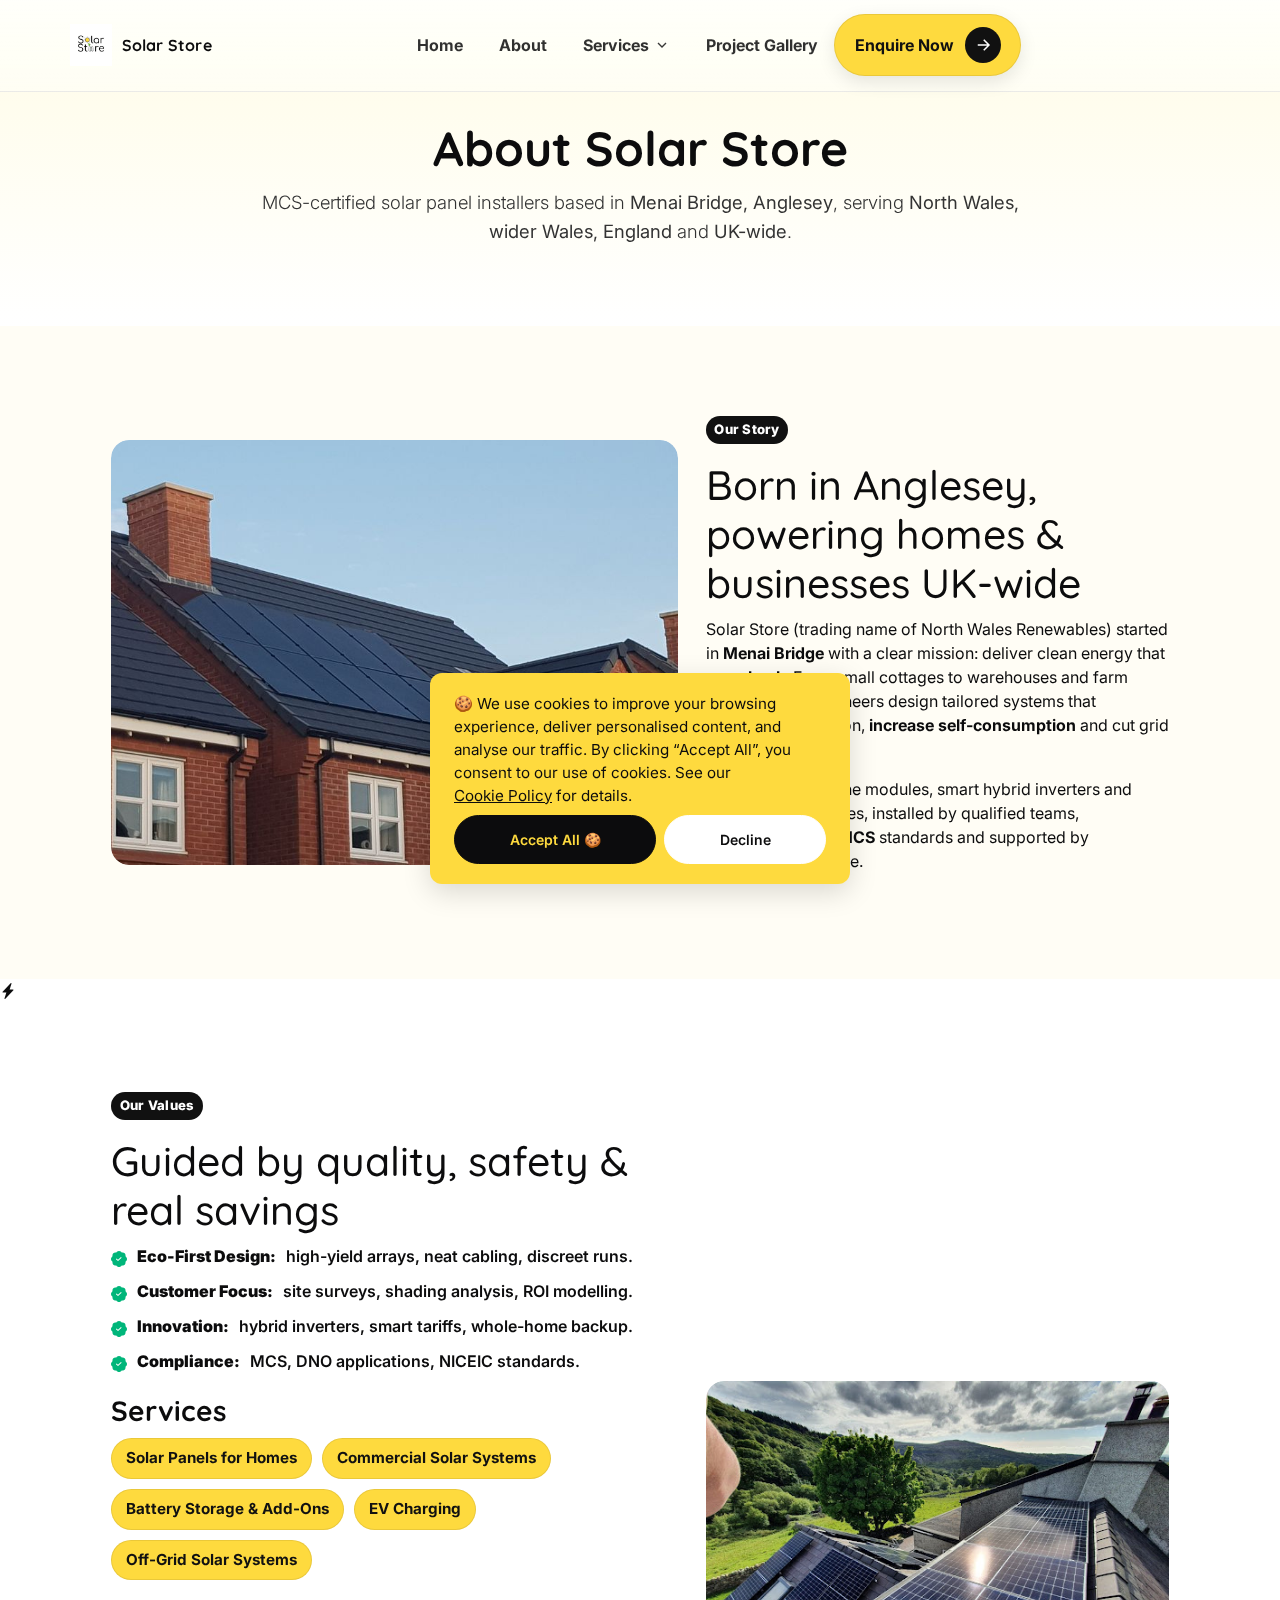
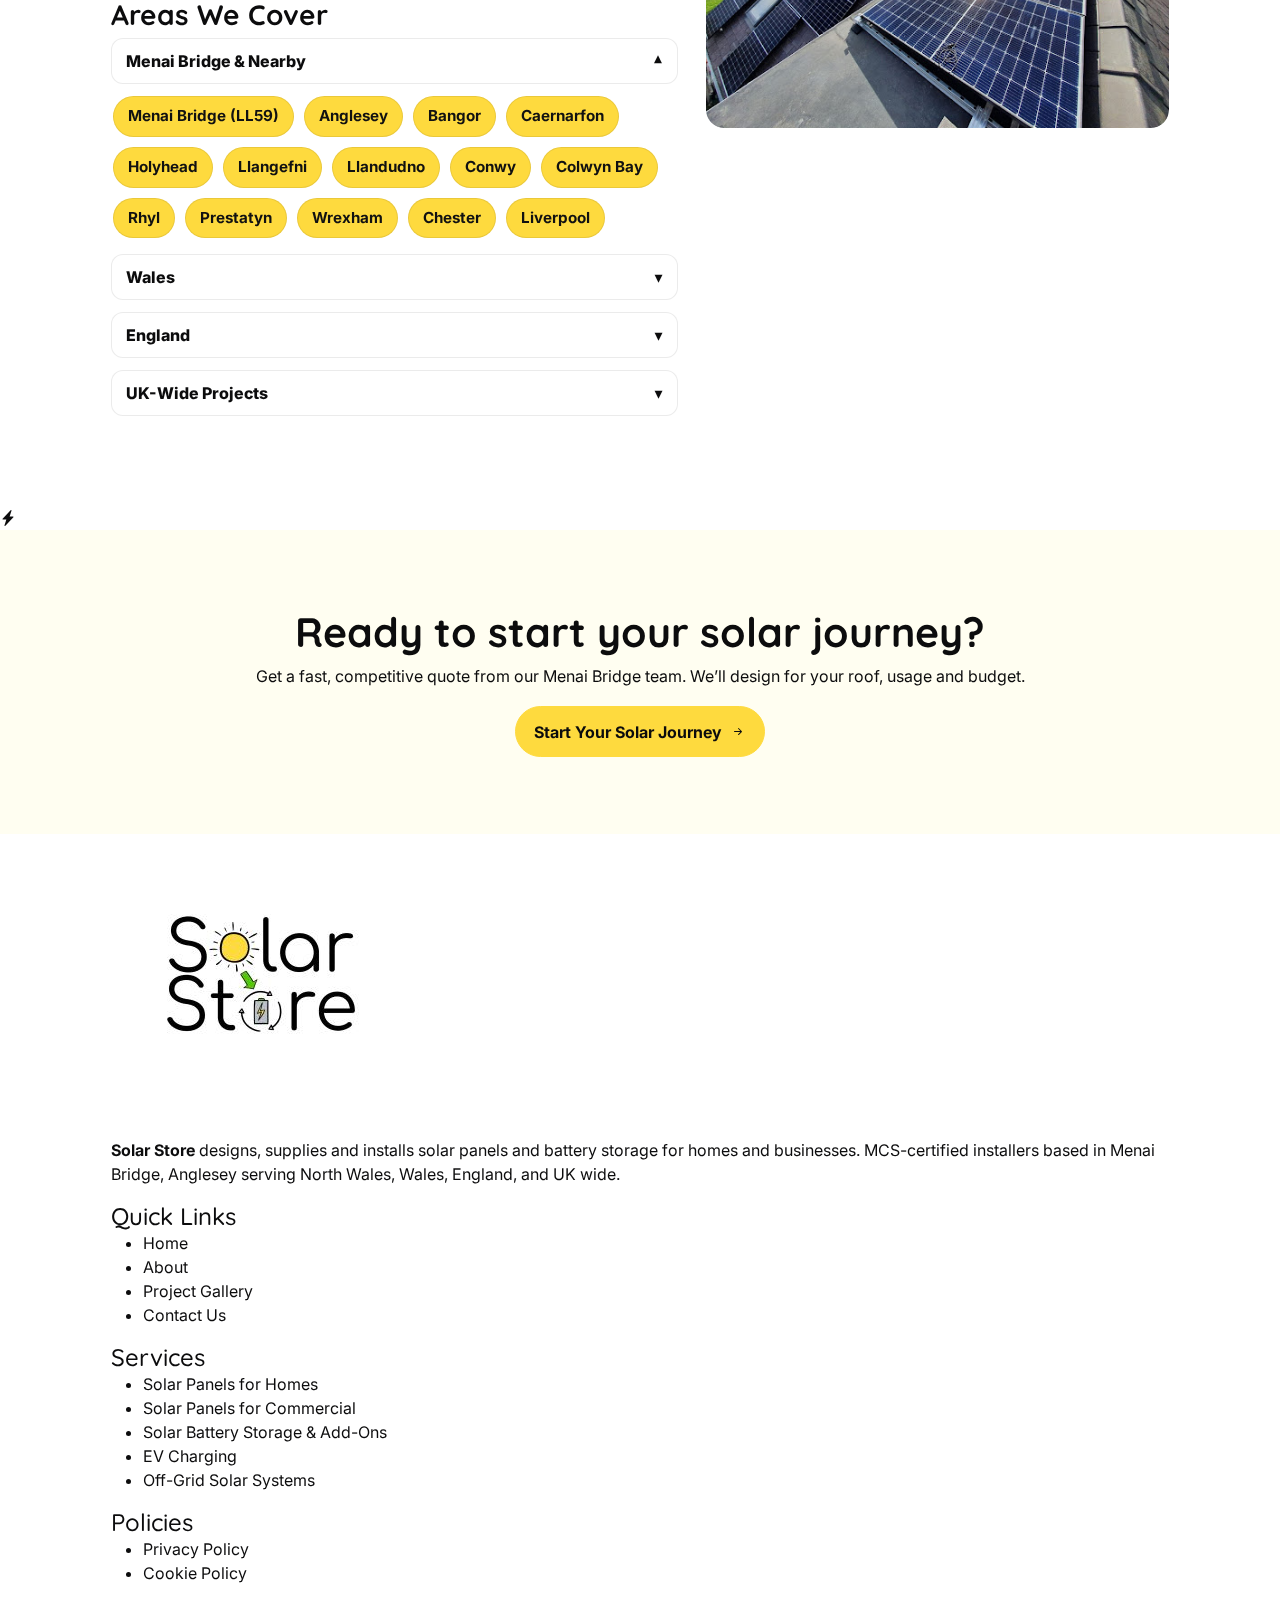
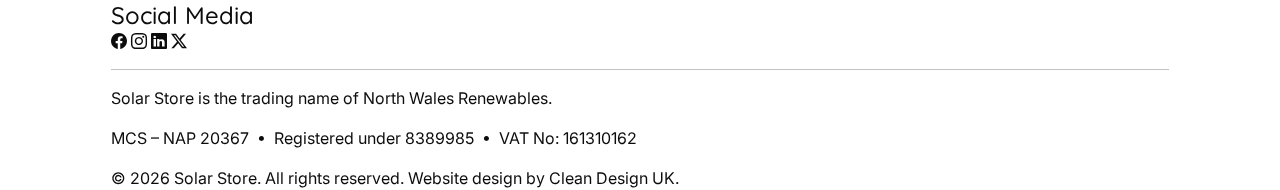
<file: about-solar-store-menai-bridge.html>
<!doctype html>
<html lang="en">
<head>
  <meta charset="utf-8" />
  <meta name="viewport" content="width=device-width, initial-scale=1" />
  <!-- Primary SEO -->
<title>About Solar Store | MCS Certified Solar Panel & Battery Installers in Menai Bridge, Anglesey, North Wales & UK Wide</title>
<meta name="description" content="About Solar Store. MCS certified solar PV and battery storage installers based in Menai Bridge, Anglesey. We design, supply and install solar panels, batteries, EV charging and off-grid systems across North Wales, Wales, England and UK wide." />
<link rel="canonical" href="https://solarstore.biz/about" />
<meta name="robots" content="index,follow,max-snippet:-1,max-image-preview:large,max-video-preview:-1" />
<meta name="keywords" content="About Solar Store, MCS certified solar installers, solar panels Anglesey, solar panels North Wales, battery storage North Wales, EV charger installation North Wales, off grid solar UK, Menai Bridge solar, Wales solar" />

<!-- Open Graph -->
<meta property="og:type" content="website" />
<meta property="og:locale" content="en_GB" />
<meta property="og:site_name" content="Solar Store" />
<meta property="og:title" content="About Solar Store | MCS Certified Solar Panel & Battery Installers" />
<meta property="og:description" content="MCS certified solar PV, battery storage, EV charging and off-grid systems. Based in Menai Bridge, serving Anglesey, North Wales, Wales, England and UK wide." />
<meta property="og:url" content="https://solarstore.biz/about" />
<meta property="og:image" content="/solar-store-UK-logo-medium.jpg" />
<meta property="og:image:alt" content="Solar Store team installing solar PV and battery storage in North Wales" />

<!-- Twitter -->
<meta name="twitter:card" content="summary_large_image" />
<meta name="twitter:title" content="About Solar Store | MCS Certified Solar Panel & Battery Installers" />
<meta name="twitter:description" content="Solar PV, battery storage, EV charging and off-grid systems. Menai Bridge, Anglesey. North Wales, Wales, England and UK wide." />
<meta name="twitter:image" content="/solar-store-UK-logo-medium.jpg" />

<!-- Geo / regional signals (optional but helpful for local SEO) -->
<meta name="geo.region" content="GB-AGY" />
<meta name="geo.placename" content="Menai Bridge" />

<!-- Favicon -->
<link rel="icon" type="image/x-icon" href="/favicon.ico">
<link rel="icon" type="image/jpeg" sizes="32x32" href="/solar-store-UK-logo-small.jpg">
<link rel="apple-touch-icon" sizes="180x180" href="/apple-touch-icon.png">
<meta name="theme-color" content="#feda3e">

<!-- Google tag (gtag.js) -->
<script async src="https://www.googletagmanager.com/gtag/js?id=G-B58XX3BN4L"></script>
<script>
  window.dataLayer = window.dataLayer || [];
  function gtag(){dataLayer.push(arguments);}
  gtag('js', new Date());

  gtag('config', 'G-B58XX3BN4L');
</script>

<!-- Bootstrap 5 CSS -->
<link href="https://cdn.jsdelivr.net/npm/bootstrap@5.3.3/dist/css/bootstrap.min.css" rel="stylesheet">
<!-- Bootstrap Icons -->
<link href="https://cdn.jsdelivr.net/npm/bootstrap-icons@1.11.3/font/bootstrap-icons.css" rel="stylesheet">

  <!-- Global CSS (site styles) -->
   <link rel="stylesheet" href="cookie.css" />
  <link rel="stylesheet" href="styles.css" />
  <link rel="stylesheet" href="about.css" />

  <!-- Fonts / Icons already used across site -->
  <link rel="preconnect" href="https://fonts.googleapis.com">
  <link rel="preconnect" href="https://fonts.gstatic.com" crossorigin>
  <link href="https://fonts.googleapis.com/css2?family=Quicksand:wght@300..700&family=Inter:ital,opsz,wght@0,14..32,100..900;1,14..32,100..900&display=swap" rel="stylesheet">
  <link href="https://cdn.jsdelivr.net/npm/bootstrap-icons@1.11.3/font/bootstrap-icons.css" rel="stylesheet">




  <!-- Structured Data -->
<script type="application/ld+json">
{
  "@context": "https://schema.org",
  "@type": "LocalBusiness",
  "@id": "https://solarstore.biz/#solarstore",
  "name": "Solar Store",
  "image": "https://solarstore.biz/solar-store-UK-logo-medium.jpg",
  "url": "https://solarstore.biz/",
  "telephone": "+44 7990 945510",
  "email": "info@solarstore.biz",
  "priceRange": "££",
  "description": "MCS certified solar PV and battery storage installers based in Menai Bridge, Anglesey. Domestic and commercial solar, EV charging and off-grid systems across North Wales, Wales, England and UK wide.",
  "address": {
    "@type": "PostalAddress",
    "streetAddress": "Sunshine, Holyhead Road",
    "addressLocality": "Menai Bridge",
    "addressRegion": "Anglesey",
    "postalCode": "LL59 5RH",
    "addressCountry": "GB"
  },
  "areaServed": [
    "Menai Bridge","Anglesey","Bangor","Caernarfon","Holyhead","Llangefni",
    "Llandudno","Conwy","Colwyn Bay","Rhyl","Prestatyn","Wrexham","Chester",
    "Liverpool","North Wales","Wales","England","United Kingdom"
  ],
  "sameAs": [
    "https://www.facebook.com/TheSolarStoreUK/",
    "https://www.instagram.com/solar_store_uk",
    "https://x.com/SolarStoreUK",
    "https://www.linkedin.com/company/solarstoreukltd"
  ],
  "knowsAbout": [
    "Solar PV installation","Domestic solar","Commercial solar",
    "Battery storage","Hybrid inverters","Smart Export Guarantee",
    "EV charger installation","Off grid solar systems","DNO applications","MCS certification"
  ],
  "contactPoint": [{
    "@type": "ContactPoint",
    "contactType": "Customer Service",
    "telephone": "+44 7990 945510",
    "areaServed": ["GB"],
    "availableLanguage": ["English","Welsh"]
  }],
  "hasOfferCatalog": {
    "@type": "OfferCatalog",
    "name": "Solar Store Services",
    "itemListElement": [
      {
        "@type": "Offer",
        "itemOffered": {
          "@type": "Service",
          "name": "Solar Panels for Homes",
          "serviceType": "Domestic Solar PV",
          "areaServed": ["Anglesey","North Wales","Wales","England","United Kingdom"]
        }
      },
      {
        "@type": "Offer",
        "itemOffered": {
          "@type": "Service",
          "name": "Commercial Solar Systems",
          "serviceType": "Commercial Solar PV",
          "areaServed": ["Wales","England","United Kingdom"]
        }
      },
      {
        "@type": "Offer",
        "itemOffered": {
          "@type": "Service",
          "name": "Battery Storage & Add-Ons",
          "serviceType": "Solar Battery Storage",
          "areaServed": ["Anglesey","North Wales","Wales","England","United Kingdom"]
        }
      },
      {
        "@type": "Offer",
        "itemOffered": {
          "@type": "Service",
          "name": "EV Charging",
          "serviceType": "EV Charger Installation",
          "areaServed": ["Anglesey","North Wales","Wales","England","United Kingdom"]
        }
      },
      {
        "@type": "Offer",
        "itemOffered": {
          "@type": "Service",
          "name": "Off-Grid Solar Systems",
          "serviceType": "Off Grid Solar",
          "areaServed": ["Wales","England","United Kingdom"]
        }
      }
    ]
  }
}
</script>

<script type="application/ld+json">
{
  "@context": "https://schema.org",
  "@type": "BreadcrumbList",
  "itemListElement": [
    { "@type": "ListItem", "position": 1, "name": "Home", "item": "https://solarstore.biz/" },
    { "@type": "ListItem", "position": 2, "name": "About", "item": "https://solarstore.biz/about" }
  ]
}
</script>
</head>
<body>
      <!-- ======================================================
     COOKIE CONSENT BANNER
     ====================================================== -->
<div id="cookie-banner"
     class="cookie-banner visually-hidden"
     role="dialog"
     aria-live="polite"
     aria-label="Cookie consent banner">

  <p class="cookie-text mb-2">
    🍪 We use cookies to improve your browsing experience, deliver
    personalised content, and analyse our traffic. By clicking
    “Accept All”, you consent to our use of cookies.
    See our <a href="cookie-policy.html" class="cookie-link">Cookie&nbsp;Policy</a>
    for details.
  </p>

  <div class="cookie-actions d-flex gap-2">
    <button id="cookie-accept"
            class="btn btn-primary btn-sm flex-grow-1">
      Accept All 🍪
    </button>

    <button id="cookie-decline"
            class="btn btn-outline-secondary btn-sm flex-grow-1">
      Decline
    </button>
  </div>
</div>
<!-- /COOKIE BANNER -->

   <!-- NAVBAR -->
  <header class="site-header">
    <div class="container header-row">
      <!-- Brand -->
      <a class="brand" href="index.html">
        <img src="solar-store-UK-logo-medium.jpg" alt="Solar Store" class="logo">
        <span class="brand-name">Solar Store</span>
      </a>

      <!-- Burger -->
      <button class="hamburger" aria-label="Toggle menu" aria-controls="primary-nav" aria-expanded="false">
        <span></span><span></span><span></span>
      </button>

      <!-- Nav + the ONLY CTA -->
      <nav id="primary-nav" class="nav" aria-label="Primary">
        <ul class="menu">
          <li><a href="index.html">Home</a></li>
          <li><a href="about-solar-store-menai-bridge.html">About</a></li>

          <li class="has-sub">
            <a class="sub-toggle">
              Services
              <svg class="chev" viewBox="0 0 24 24" aria-hidden="true"><path d="M6 9l6 6 6-6"/></svg>
            </a>
            <ul class="submenu" aria-label="Services submenu">
              <li><a href="domestic-solar-panels-menai-bridge.html">Solar Panels for Homes</a></li>
              <li><a href="commercial-solar-panels-menai-bridge.html">Commercial Solar Systems</a></li>
              <li><a href="solar-battery-storage-and-add-ons-menai-bridge.html">Battery Storage & Add-Ons</a></li>
              <li><a href="solar-powered-ev-charging-installation-menai-bridge.html">EV Charging</a></li>
              <li><a href="off-grid-solar-system-menai-bridge.html">Off-Grid Solar Systems</a></li>
            </ul>
          </li>

          <li><a href="solar-panel-and-batteries-services-installation-gallery-menai-bridge.html">Project Gallery</a></li>
        </ul>

        <!-- The single CTA -->
        <a class="cta nav-cta" href="contact.html" aria-label="Enquire Now">
          <span>Enquire Now</span>
          <span class="cta__dot">
            <svg viewBox="0 0 24 24" aria-hidden="true"><path d="M5 12h14M13 5l7 7-7 7" fill="none" stroke="#fff" stroke-width="2"/></svg>
          </span>
        </a>
      </nav>
    </div>
  </header>

<!-- HERO -->
<section class="about-hero">
  <div class="container">
    <h1>About Solar Store</h1>
    <p class="lead">MCS-certified solar panel installers based in <strong>Menai Bridge, Anglesey</strong>, serving <strong>North Wales, wider Wales, England</strong> and <strong>UK-wide</strong>.</p>
  </div>
</section>


  <!-- ===== Story Section ===== -->
<section class="about-story" style="padding: clamp(48px,7vw,96px) 0; background:#fffdf5;">
  <div class="container">
    <div class="about-split">
      <figure class="media self-figure">
        <img src="solar-panel-for-home-installation-solar-store-menai-bridge-north-wales.jpg"
             alt="Solar panels in North Wales countryside" class="self-image">
      </figure>

      <div class="content">
        <span class="self-badge">Our Story</span>
        <h2 class="about-title" style="font-size: clamp(1.9rem,3.2vw,2.6rem); margin: 6px 0 10px;">
          Born in Anglesey, powering homes &amp; businesses UK-wide
        </h2>
          <p class="about-text">
            Solar Store (trading name of North Wales Renewables) started in <strong>Menai Bridge</strong> with a clear mission:
            deliver clean energy that <strong>pays back</strong>. From small cottages to warehouses and farm buildings,
            our engineers design tailored systems that maximise generation, <strong>increase self-consumption</strong> and
            cut grid dependence.
          </p>
          <p class="about-text">
            We combine tier-one modules, smart hybrid inverters and dependable batteries, installed by qualified teams,
            commissioned to <strong>MCS</strong> standards and supported by responsive aftercare.
          </p>
        </div>
      </div>
    </div>
  </section>


  <!-- Divider (lightning) -->
  <div class="lightning-between" aria-hidden="true">
    <i class="bi bi-lightning-charge-fill"></i>
  </div>


  <!-- ===== Values / What We Do ===== -->
<section class="about-values" style="padding: clamp(48px,7vw,96px) 0; background:#fff;">
  <div class="container">
    <div class="about-split">
      <!-- Put the image in .media so it can appear first on mobile -->
      <figure class="media self-figure">
        <img src="solar-panel-installation-solar-store-menaibridge-north-wales-10.jpg"
             alt="Battery storage and solar installation in Anglesey" class="self-image">
      </figure>

      <div class="content">
        <span class="self-badge">Our Values</span>
        <h2 class="about-title" style="font-size: clamp(1.9rem,3.2vw,2.6rem); margin: 6px 0 10px;">
          Guided by quality, safety & real savings
        </h2>

        <ul class="cert-bullets" style="margin-top:10px;">
          <li><i class="bi bi-patch-check-fill"></i><strong>Eco-First Design:</strong> high-yield arrays, neat cabling, discreet runs.</li>
          <li><i class="bi bi-patch-check-fill"></i><strong>Customer Focus:</strong> site surveys, shading analysis, ROI modelling.</li>
          <li><i class="bi bi-patch-check-fill"></i><strong>Innovation:</strong> hybrid inverters, smart tariffs, whole-home backup.</li>
          <li><i class="bi bi-patch-check-fill"></i><strong>Compliance:</strong> MCS, DNO applications, NICEIC standards.</li>
        </ul>
        
          <h3 style="margin: 18px 0 6px; font-weight:800;">Services</h3>
<div class="services-tags">
  <a href="domestic-solar-panels-menai-bridge.html" class="tag-link">Solar Panels for Homes</a>
  <a href="commercial-solar-panels-menai-bridge.html" class="tag-link">Commercial Solar Systems</a>
  <a href="solar-battery-storage-and-add-ons-menai-bridge.html" class="tag-link">Battery Storage & Add-Ons</a>
  <a href="solar-powered-ev-charging-installation-menai-bridge.html" class="tag-link">EV Charging</a>
  <a href="off-grid-solar-system-menai-bridge.html" class="tag-link">Off-Grid Solar Systems</a>
</div>


          <h3 style="margin:18px 0 6px; font-weight:800;">Areas We Cover</h3>

<div class="areas-accordion">
  <!-- Menai Bridge + nearby (primary focus) -->
  <details class="areas-group" open>
    <summary><span>Menai Bridge & Nearby</span></summary>
    <div class="areas-tags">
      <a class="tag-link">Menai Bridge (LL59)</a>
      <a class="tag-link">Anglesey</a>
      <a class="tag-link">Bangor</a>
      <a class="tag-link">Caernarfon</a>
      <a class="tag-link">Holyhead</a>
      <a class="tag-link">Llangefni</a>
      <a class="tag-link">Llandudno</a>
      <a class="tag-link">Conwy</a>
      <a class="tag-link">Colwyn Bay</a>
      <a class="tag-link">Rhyl</a>
      <a class="tag-link">Prestatyn</a>
      <a class="tag-link">Wrexham</a>
      <a class="tag-link">Chester</a>
      <a class="tag-link">Liverpool</a>
    </div>
  </details>

  <!-- Wales -->
  <details class="areas-group">
    <summary><span>Wales</span></summary>
    <div class="areas-tags">
      <a class="tag-link">North Wales</a>
      <a class="tag-link">Mid Wales</a>
      <a class="tag-link">South Wales</a>
      <a class="tag-link">Cardiff</a>
      <a class="tag-link">Swansea</a>
      <a class="tag-link">Newport</a>
    </div>
  </details>

  <!-- England -->
<details class="areas-group">
  <summary><span>England</span></summary>
  <div class="areas-tags">
    <!-- North West -->
    <a class="tag-link">Liverpool</a>
    <a class="tag-link">Manchester</a>
    <a class="tag-link">Cheshire</a>
    <a class="tag-link">Lancashire</a>

    <!-- Midlands -->
    <a class="tag-link">Birmingham</a>
    <a class="tag-link">Wolverhampton</a>
    <a class="tag-link">Leicester</a>
    <a class="tag-link">Nottingham</a>

    <!-- South -->
    <a class="tag-link">Bristol</a>
    <a class="tag-link">Oxford</a>
    <a class="tag-link">Cambridge</a>
    <a  class="tag-link">Reading</a>

    <!-- London -->
    <a class="tag-link">London</a>
    <a class="tag-link">Greater London</a>
    <a class="tag-link">Surrey</a>
    <a class="tag-link">Kent</a>
  </div>
</details>


  <!-- UK-wide -->
  <details class="areas-group">
    <summary><span>UK-Wide Projects</span></summary>
    <div class="areas-tags">
      <a class="tag-link">Wales</a>
      <a class="tag-link">England</a>
      <a class="tag-link">Scotland</a>
      <a class="tag-link">Northern Ireland</a>
    </div>
  </details>
</div>

        </div>


      </div>
    </div>
  </section>

  <!-- Divider (lightning) -->
  <div class="lightning-between" aria-hidden="true">
    <i class="bi bi-lightning-charge-fill"></i>
  </div>

  <!-- ===== CTA ===== -->
  <section class="about-cta" style="padding: clamp(40px,6vw,80px) 0; text-align:center; background:#fffef1;">
    <div class="container">
      <h2 class="testi-title" style="margin-bottom:8px;">Ready to start your solar journey?</h2>
      <p class="section-description" style="margin-bottom:18px;">
        Get a fast, competitive quote from our Menai Bridge team. We’ll design for your roof, usage and budget.
      </p>
      <a class="btn btn--primary" href="contact.html">
        Start Your Solar Journey
        <i class="bi bi-arrow-right-short"></i>
      </a>
    </div>
  </section>

 <!-- ====== FOOTER ====== -->
<footer class="site-footer" id="footer">
  <div class="container footer-inner">
    <div class="footer-grid">
      <!-- Brand + SEO blurb (LEFT) -->
      <div class="footer-brand">
        <a href="index.html" class="footer-logo">
          <img src="solar-store-UK-logo-medium.jpg" alt="Solar Store — MCS-certified solar panel & battery storage installers in North Wales" loading="lazy">
        </a>
        <p class="footer-blurb">
          <strong>Solar Store</strong> designs, supplies and installs
          solar panels and battery storage for
          homes and businesses. MCS-certified installers based in
          Menai Bridge, Anglesey serving
          North Wales, Wales, England, and UK wide.
        </p>
      </div>

      <!-- Quick Links -->
      <div class="footer-col">
        <h4 class="footer-title">Quick Links</h4>
        <ul class="footer-list">
          <li><a href="index.html">Home</a></li>
          <li><a href="about-solar-store-menai-bridge.html">About</a></li>
          <li><a href="solar-panel-and-batteries-services-installation-gallery-menai-bridge.html">Project Gallery</a></li>
          <li><a href="contact.html">Contact Us</a></li>
        </ul>
      </div>

      <!-- Services -->
      <div class="footer-col">
        <h4 class="footer-title">Services</h4>
        <ul class="footer-list">
          <li><a href="domestic-solar-panels-menai-bridge.html">Solar Panels for Homes</a></li>
          <li><a href="commercial-solar-panels-menai-bridge.html">Solar Panels for Commercial</a></li>
          <li><a href="solar-battery-storage-and-add-ons-menai-bridge.html">Solar Battery Storage & Add-Ons</a></li>
          <li><a href="solar-powered-ev-charging-installation-menai-bridge.html">EV Charging</a></li>
          <li><a href="off-grid-solar-system-menai-bridge.html">Off-Grid Solar Systems</a></li>

        </ul>
      </div>

      <!-- Policies + Social -->
      <div class="footer-col">
        <h4 class="footer-title">Policies</h4>
        <ul class="footer-list">
          <li><a href="privacy-policy.html">Privacy Policy</a></li>
          <li><a href="cookie-policy.html">Cookie Policy</a></li>
        </ul>

        <h4 class="footer-title mt-16">Social Media</h4>
        <div class="footer-social">
          <a class="social-btn" href="https://www.facebook.com/TheSolarStoreUK/" target="_blank" rel="noopener" aria-label="Facebook"><i class="bi bi-facebook"></i></a>
          <a class="social-btn" href="https://www.instagram.com/solar_store_uk" target="_blank" rel="noopener" aria-label="Instagram"><i class="bi bi-instagram"></i></a>
          <a class="social-btn" href="https://www.linkedin.com/company/solarstoreukltd" target="_blank" rel="noopener" aria-label="LinkedIn"><i class="bi bi-linkedin"></i></a>
          <a class="social-btn" href="https://x.com/SolarStoreUK" target="_blank" rel="noopener" aria-label="Twitter / X"><i class="bi bi-twitter-x"></i></a>
        </div>
      </div>
    </div>

    <hr class="footer-rule" />

    <div class="footer-legal">
      <p>Solar Store is the trading name of North Wales Renewables.</p>
      <p>MCS – NAP 20367 &nbsp;•&nbsp; Registered under 8389985 &nbsp;•&nbsp; VAT No: 161310162</p>
      <p class="footer-copy">
       © <span id="year"></span> Solar Store. All rights reserved. Website design by
        <a href="https://cleandesignuk.com" target="_blank" rel="noopener">Clean Design UK</a>.
      </p>
    </div>
  </div>
</footer>

<script>
  const hamburger = document.querySelector('.hamburger');
  const body = document.body;

  hamburger.addEventListener('click', () => {
    body.classList.toggle('nav-open');
    const isOpen = body.classList.contains('nav-open');
    hamburger.setAttribute('aria-expanded', isOpen);
  });

  // Mobile: toggle Services submenu
  document.querySelectorAll('.has-sub > a').forEach(link => {
    link.addEventListener('click', (e) => {
      if (window.innerWidth <= 1024) {
        e.preventDefault();
        link.parentElement.classList.toggle('open');
      }
    });
  });
</script>

<script>
document.getElementById("year").textContent = new Date().getFullYear();
</script>

  <script src="cookie.js" defer></script>


</body>
</html>
</file>
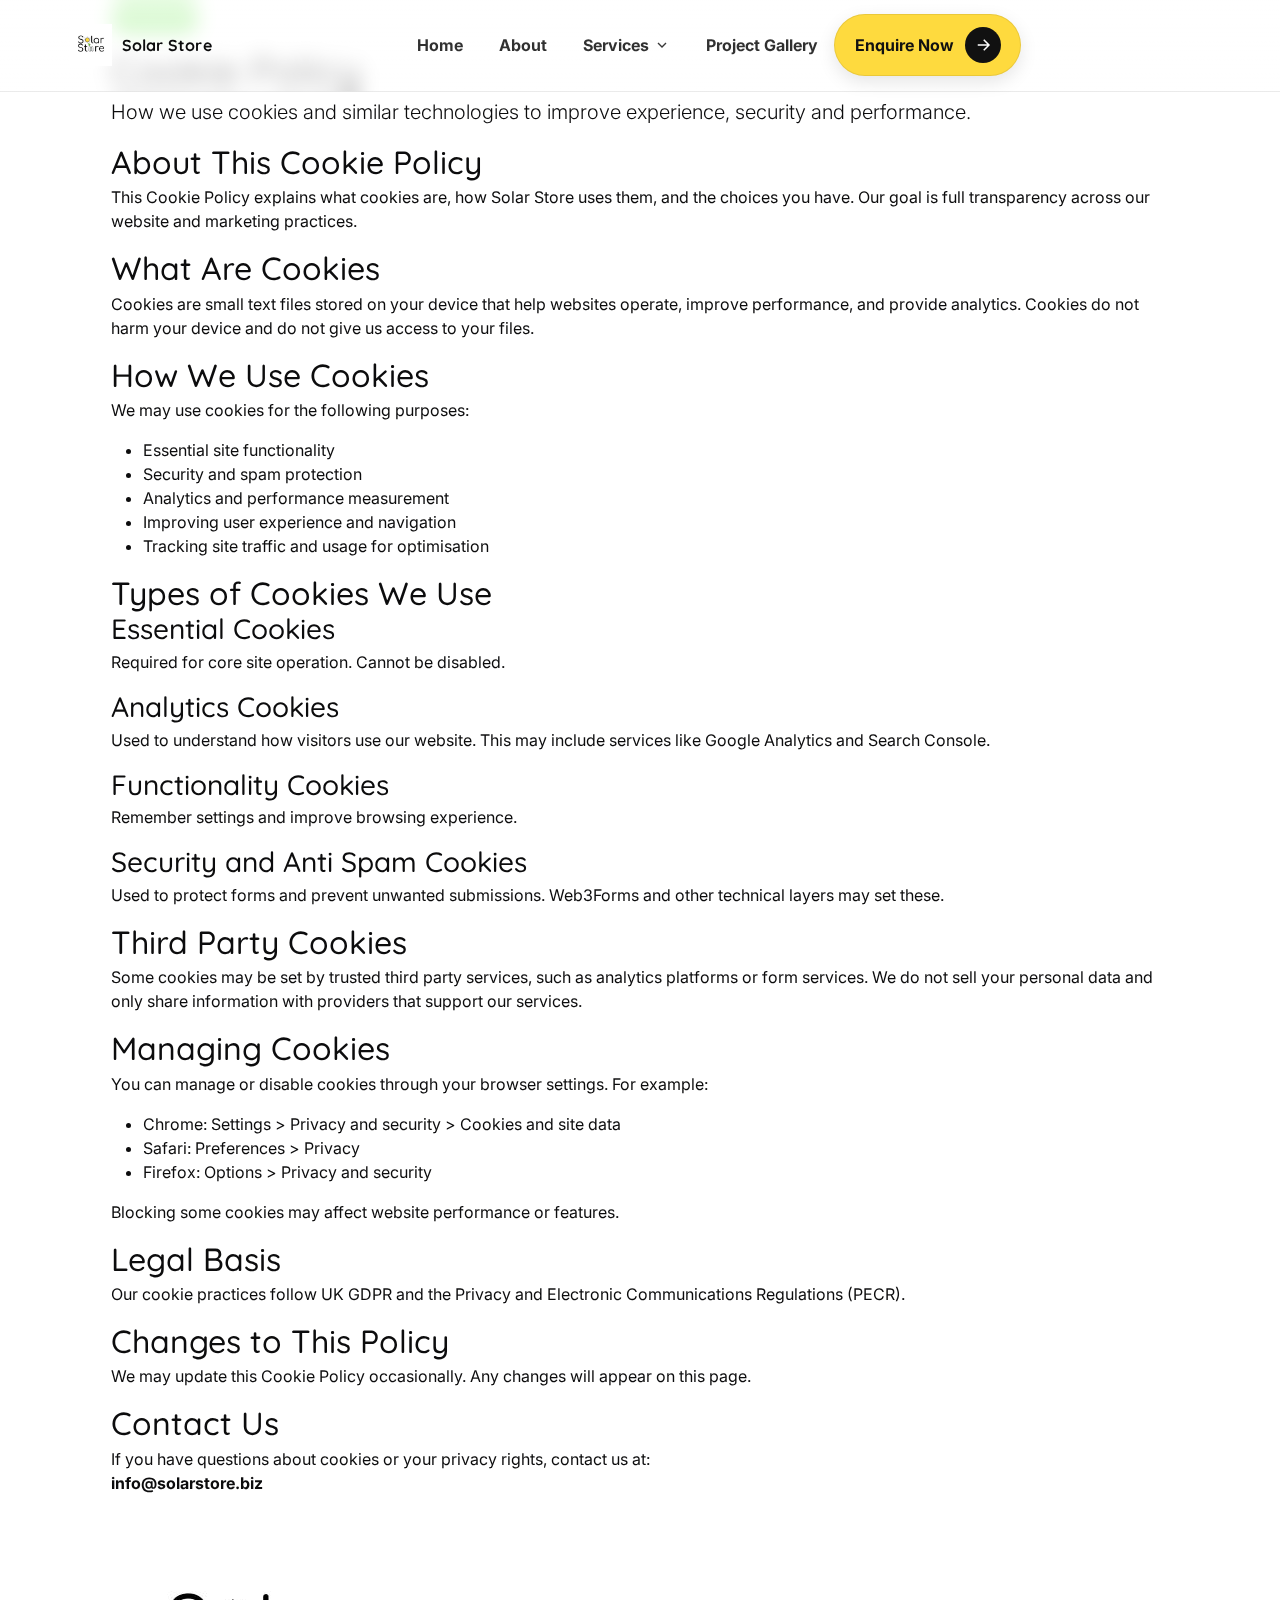
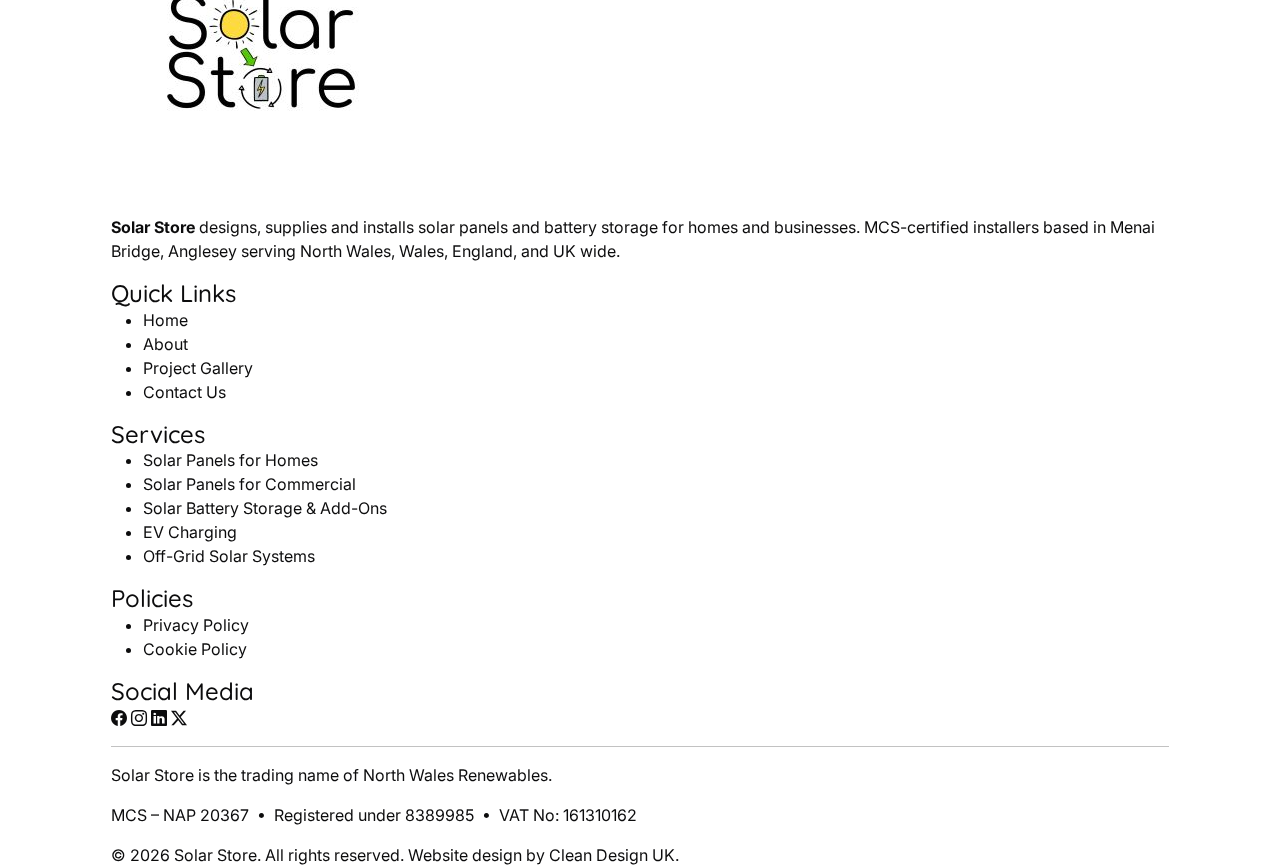
<file: cookie-policy.html>
<!doctype html>
<html lang="en">
<head>
<meta charset="utf-8" />
<meta name="viewport" content="width=device-width,initial-scale=1" />
<title>Cookie Policy | Solar Store UK</title>
<meta name="description" content="Cookie Policy for Solar Store UK. Learn how cookies are used on this website in line with UK GDPR and PECR regulations." />
<link rel="canonical" href="https://solarstore.biz/cookie-policy" />

<!-- Favicon -->
<link rel="icon" type="image/x-icon" href="/favicon.ico">
<link rel="icon" type="image/jpeg" sizes="32x32" href="/solar-store-UK-logo-small.jpg">
<link rel="apple-touch-icon" sizes="180x180" href="/apple-touch-icon.png">
<meta name="theme-color" content="#feda3e">

<!-- Google tag (gtag.js) -->
<script async src="https://www.googletagmanager.com/gtag/js?id=G-B58XX3BN4L"></script>
<script>
  window.dataLayer = window.dataLayer || [];
  function gtag(){dataLayer.push(arguments);}
  gtag('js', new Date());

  gtag('config', 'G-B58XX3BN4L');
</script>

<!-- Bootstrap 5 CSS -->
<link href="https://cdn.jsdelivr.net/npm/bootstrap@5.3.3/dist/css/bootstrap.min.css" rel="stylesheet">
<!-- Bootstrap Icons -->
<link href="https://cdn.jsdelivr.net/npm/bootstrap-icons@1.11.3/font/bootstrap-icons.css" rel="stylesheet">

<!-- Swiper CSS -->
<link rel="stylesheet" href="https://cdn.jsdelivr.net/npm/swiper@11/swiper-bundle.min.css" />

  <!-- Fonts -->
  <link rel="preconnect" href="https://fonts.googleapis.com">
  <link rel="preconnect" href="https://fonts.gstatic.com" crossorigin>
  <link href="https://fonts.googleapis.com/css2?family=Quicksand:wght@300..700&family=Inter:ital,opsz,wght@0,14..32,100..900;1,14..32,100..900&display=swap" rel="stylesheet">

<link rel="stylesheet" href="styles.css" />
</head>

<body>

  <!-- NAVBAR -->
  <header class="site-header">
    <div class="container header-row">
      <!-- Brand -->
      <a class="brand" href="index.html">
        <img src="solar-store-UK-logo-medium.jpg" alt="Solar Store" class="logo">
        <span class="brand-name">Solar Store</span>
      </a>

      <!-- Burger -->
      <button class="hamburger" aria-label="Toggle menu" aria-controls="primary-nav" aria-expanded="false">
        <span></span><span></span><span></span>
      </button>

      <!-- Nav + the ONLY CTA -->
      <nav id="primary-nav" class="nav" aria-label="Primary">
        <ul class="menu">
          <li><a href="index.html">Home</a></li>
          <li><a href="about-solar-store-menai-bridge.html">About</a></li>

          <li class="has-sub">
            <a class="sub-toggle">
              Services
              <svg class="chev" viewBox="0 0 24 24" aria-hidden="true"><path d="M6 9l6 6 6-6"/></svg>
            </a>
            <ul class="submenu" aria-label="Services submenu">
              <li><a href="domestic-solar-panels-menai-bridge.html">Solar Panels for Homes</a></li>
              <li><a href="commercial-solar-panels-menai-bridge.html">Commercial Solar Systems</a></li>
              <li><a href="solar-battery-storage-and-add-ons-menai-bridge.html">Battery Storage & Add-Ons</a></li>
              <li><a href="solar-powered-ev-charging-installation-menai-bridge.html">EV Charging</a></li>
              <li><a href="off-grid-solar-system-menai-bridge.html">Off-Grid Solar Systems</a></li>
            </ul>
          </li>

          <li><a href="solar-panel-and-batteries-services-installation-gallery-menai-bridge.html">Project Gallery</a></li>
        </ul>

        <!-- The single CTA -->
        <a class="cta nav-cta" href="contact.html" aria-label="Enquire Now">
          <span>Enquire Now</span>
          <span class="cta__dot">
            <svg viewBox="0 0 24 24" aria-hidden="true"><path d="M5 12h14M13 5l7 7-7 7" fill="none" stroke="#fff" stroke-width="2"/></svg>
          </span>
        </a>
      </nav>
    </div>
  </header>


<!-- HERO -->
<section class="legal-hero">
  <div class="container">
    <span class="eyebrow">Cookies</span>
    <h1>Cookie Policy</h1>
    <p class="lead">
      How we use cookies and similar technologies to improve experience, security and performance.
    </p>
  </div>
</section>


<section class="legal-body">
  <div class="container">

    <h2>About This Cookie Policy</h2>
    <p>
      This Cookie Policy explains what cookies are, how Solar Store uses them, and the choices you have.
      Our goal is full transparency across our website and marketing practices.
    </p>

    <h2>What Are Cookies</h2>
    <p>
      Cookies are small text files stored on your device that help websites operate, improve performance,
      and provide analytics. Cookies do not harm your device and do not give us access to your files.
    </p>

    <h2>How We Use Cookies</h2>
    <p>We may use cookies for the following purposes:</p>
    <ul>
      <li>Essential site functionality</li>
      <li>Security and spam protection</li>
      <li>Analytics and performance measurement</li>
      <li>Improving user experience and navigation</li>
      <li>Tracking site traffic and usage for optimisation</li>
    </ul>

    <h2>Types of Cookies We Use</h2>

    <h3>Essential Cookies</h3>
    <p>Required for core site operation. Cannot be disabled.</p>

    <h3>Analytics Cookies</h3>
    <p>
      Used to understand how visitors use our website. This may include services like
      Google Analytics and Search Console.
    </p>

    <h3>Functionality Cookies</h3>
    <p>
      Remember settings and improve browsing experience.
    </p>

    <h3>Security and Anti Spam Cookies</h3>
    <p>
      Used to protect forms and prevent unwanted submissions. Web3Forms and other technical layers may set these.
    </p>

    <h2>Third Party Cookies</h2>
    <p>
      Some cookies may be set by trusted third party services, such as analytics platforms or form services.
      We do not sell your personal data and only share information with providers that support our services.
    </p>

    <h2>Managing Cookies</h2>
    <p>You can manage or disable cookies through your browser settings. For example:</p>
    <ul>
      <li>Chrome: Settings > Privacy and security > Cookies and site data</li>
      <li>Safari: Preferences > Privacy</li>
      <li>Firefox: Options > Privacy and security</li>
    </ul>

    <p>
      Blocking some cookies may affect website performance or features.
    </p>

    <h2>Legal Basis</h2>
    <p>
      Our cookie practices follow UK GDPR and the Privacy and Electronic Communications Regulations (PECR).
    </p>

    <h2>Changes to This Policy</h2>
    <p>
      We may update this Cookie Policy occasionally. Any changes will appear on this page.
    </p>

    <h2>Contact Us</h2>
    <p>
      If you have questions about cookies or your privacy rights, contact us at:
      <br><strong>info@solarstore.biz</strong>
    </p>

  </div>
</section>


<!-- ====== FOOTER ====== -->
<footer class="site-footer" id="footer">
  <div class="container footer-inner">
    <div class="footer-grid">
      <!-- Brand + SEO blurb (LEFT) -->
      <div class="footer-brand">
        <a href="index.html" class="footer-logo">
          <img src="solar-store-UK-logo-medium.jpg" alt="Solar Store — MCS-certified solar panel & battery storage installers in North Wales" loading="lazy">
        </a>
        <p class="footer-blurb">
          <strong>Solar Store</strong> designs, supplies and installs
          solar panels and battery storage for
          homes and businesses. MCS-certified installers based in
          Menai Bridge, Anglesey serving
          North Wales, Wales, England, and UK wide.
        </p>
      </div>

      <!-- Quick Links -->
      <div class="footer-col">
        <h4 class="footer-title">Quick Links</h4>
        <ul class="footer-list">
          <li><a href="index.html">Home</a></li>
          <li><a href="about-solar-store-menai-bridge.html">About</a></li>
          <li><a href="solar-panel-and-batteries-services-installation-gallery-menai-bridge.html">Project Gallery</a></li>
          <li><a href="contact.html">Contact Us</a></li>
        </ul>
      </div>

      <!-- Services -->
      <div class="footer-col">
        <h4 class="footer-title">Services</h4>
        <ul class="footer-list">
          <li><a href="domestic-solar-panels-menai-bridge.html">Solar Panels for Homes</a></li>
          <li><a href="commercial-solar-panels-menai-bridge.html">Solar Panels for Commercial</a></li>
          <li><a href="solar-battery-storage-and-add-ons-menai-bridge.html">Solar Battery Storage & Add-Ons</a></li>
          <li><a href="solar-powered-ev-charging-installation-menai-bridge.html">EV Charging</a></li>
          <li><a href="off-grid-solar-system-menai-bridge.html">Off-Grid Solar Systems</a></li>

        </ul>
      </div>

      <!-- Policies + Social -->
      <div class="footer-col">
        <h4 class="footer-title">Policies</h4>
        <ul class="footer-list">
          <li><a href="privacy-policy.html">Privacy Policy</a></li>
          <li><a href="cookie-policy.html">Cookie Policy</a></li>
        </ul>

        <h4 class="footer-title mt-16">Social Media</h4>
        <div class="footer-social">
          <a class="social-btn" href="https://www.facebook.com/TheSolarStoreUK/" target="_blank" rel="noopener" aria-label="Facebook"><i class="bi bi-facebook"></i></a>
          <a class="social-btn" href="https://www.instagram.com/solar_store_uk" target="_blank" rel="noopener" aria-label="Instagram"><i class="bi bi-instagram"></i></a>
          <a class="social-btn" href="https://www.linkedin.com/company/solarstoreukltd" target="_blank" rel="noopener" aria-label="LinkedIn"><i class="bi bi-linkedin"></i></a>
          <a class="social-btn" href="https://x.com/SolarStoreUK" target="_blank" rel="noopener" aria-label="Twitter / X"><i class="bi bi-twitter-x"></i></a>
        </div>
      </div>
    </div>

    <hr class="footer-rule" />

    <div class="footer-legal">
      <p>Solar Store is the trading name of North Wales Renewables.</p>
      <p>MCS – NAP 20367 &nbsp;•&nbsp; Registered under 8389985 &nbsp;•&nbsp; VAT No: 161310162</p>
      <p class="footer-copy">
       © <span id="year"></span> Solar Store. All rights reserved. Website design by
        <a href="https://cleandesignuk.com" target="_blank" rel="noopener">Clean Design UK</a>.
      </p>
    </div>
  </div>
</footer>

  <script>
  const hamburger = document.querySelector('.hamburger');
  const body = document.body;

  hamburger.addEventListener('click', () => {
    body.classList.toggle('nav-open');
    const isOpen = body.classList.contains('nav-open');
    hamburger.setAttribute('aria-expanded', isOpen);
  });

  // Mobile: toggle Services submenu
  document.querySelectorAll('.has-sub > a').forEach(link => {
    link.addEventListener('click', (e) => {
      if (window.innerWidth <= 1024) {
        e.preventDefault();
        link.parentElement.classList.toggle('open');
      }
    });
  });
</script>

<script>
document.getElementById("year").textContent = new Date().getFullYear();
</script>


</body>
</html>
</file>
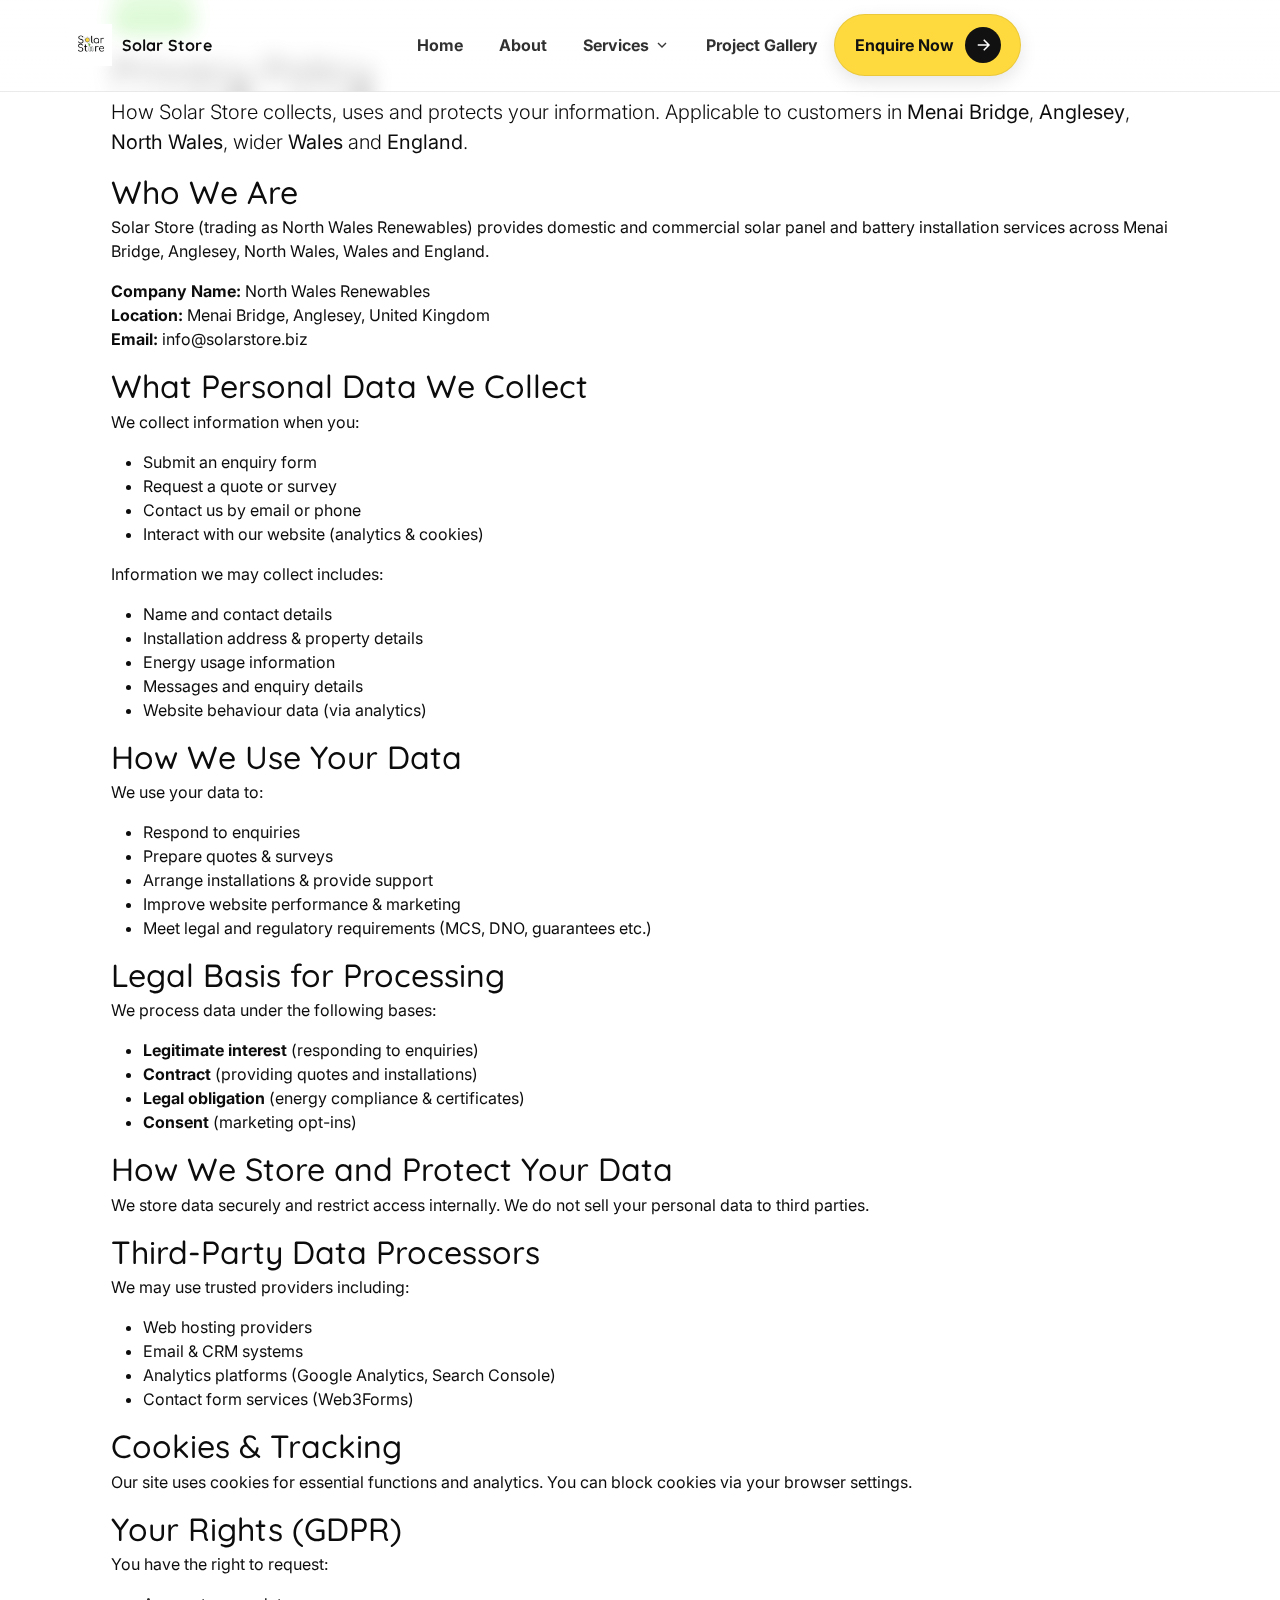
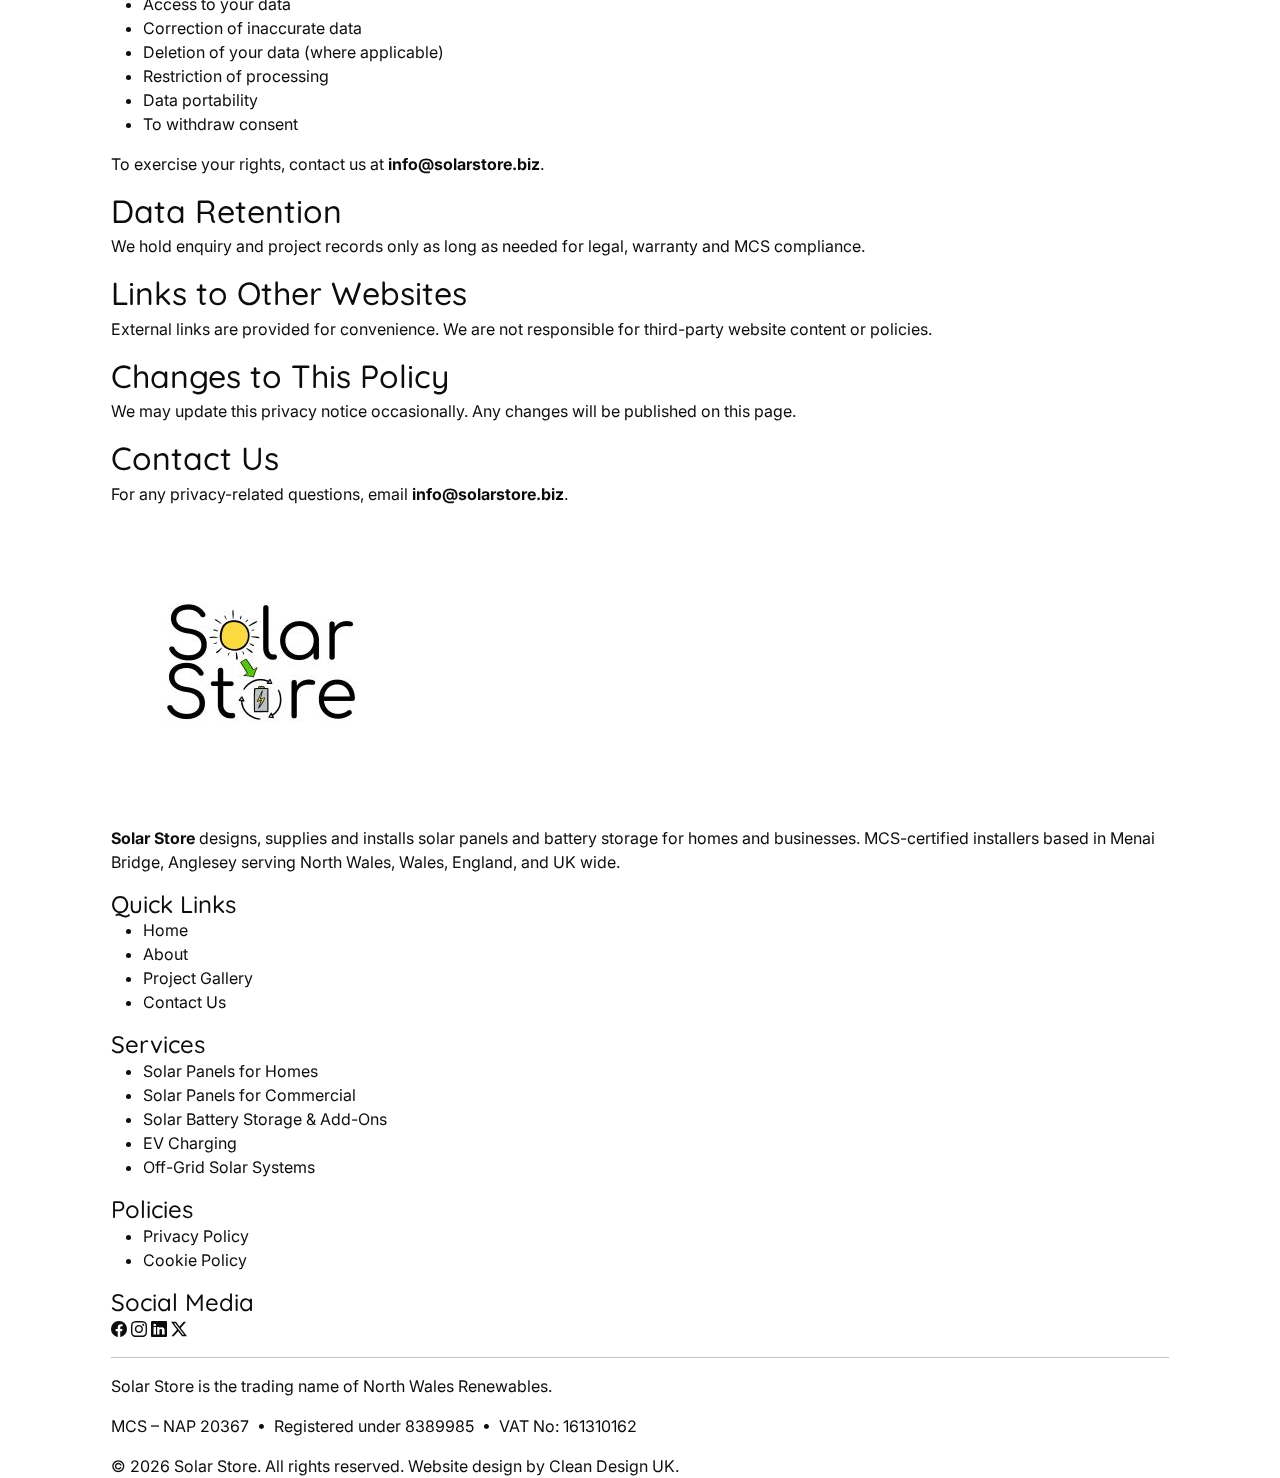
<file: privacy-policy.html>
<!doctype html>
<html lang="en">
<head>
<meta charset="utf-8" />
<meta name="viewport" content="width=device-width,initial-scale=1" />
<title>Privacy Policy | Solar Store UK | GDPR & Data Protection</title>
<meta name="description" content="Privacy Policy for Solar Store UK. Learn how we collect, use, protect and store your personal data in accordance with GDPR and UK data protection laws." />
<link rel="canonical" href="https://solarstore.biz/privacy-policy" />

<!-- Favicon -->
<link rel="icon" type="image/x-icon" href="/favicon.ico">
<link rel="icon" type="image/jpeg" sizes="32x32" href="/solar-store-UK-logo-small.jpg">
<link rel="apple-touch-icon" sizes="180x180" href="/apple-touch-icon.png">
<meta name="theme-color" content="#feda3e">

<!-- Google tag (gtag.js) -->
<script async src="https://www.googletagmanager.com/gtag/js?id=G-B58XX3BN4L"></script>
<script>
  window.dataLayer = window.dataLayer || [];
  function gtag(){dataLayer.push(arguments);}
  gtag('js', new Date());

  gtag('config', 'G-B58XX3BN4L');
</script>

<!-- Bootstrap 5 CSS -->
<link href="https://cdn.jsdelivr.net/npm/bootstrap@5.3.3/dist/css/bootstrap.min.css" rel="stylesheet">
<!-- Bootstrap Icons -->
<link href="https://cdn.jsdelivr.net/npm/bootstrap-icons@1.11.3/font/bootstrap-icons.css" rel="stylesheet">

<!-- Swiper CSS -->
<link rel="stylesheet" href="https://cdn.jsdelivr.net/npm/swiper@11/swiper-bundle.min.css" />

  <!-- Fonts -->
  <link rel="preconnect" href="https://fonts.googleapis.com">
  <link rel="preconnect" href="https://fonts.gstatic.com" crossorigin>
  <link href="https://fonts.googleapis.com/css2?family=Quicksand:wght@300..700&family=Inter:ital,opsz,wght@0,14..32,100..900;1,14..32,100..900&display=swap" rel="stylesheet">

<link rel="stylesheet" href="styles.css" />
</head>

<body>

  <!-- NAVBAR -->
  <header class="site-header">
    <div class="container header-row">
      <!-- Brand -->
      <a class="brand" href="index.html">
        <img src="solar-store-UK-logo-medium.jpg" alt="Solar Store" class="logo">
        <span class="brand-name">Solar Store</span>
      </a>

      <!-- Burger -->
      <button class="hamburger" aria-label="Toggle menu" aria-controls="primary-nav" aria-expanded="false">
        <span></span><span></span><span></span>
      </button>

      <!-- Nav + the ONLY CTA -->
      <nav id="primary-nav" class="nav" aria-label="Primary">
        <ul class="menu">
          <li><a href="index.html">Home</a></li>
          <li><a href="about-solar-store-menai-bridge.html">About</a></li>

          <li class="has-sub">
            <a class="sub-toggle">
              Services
              <svg class="chev" viewBox="0 0 24 24" aria-hidden="true"><path d="M6 9l6 6 6-6"/></svg>
            </a>
            <ul class="submenu" aria-label="Services submenu">
              <li><a href="domestic-solar-panels-menai-bridge.html">Solar Panels for Homes</a></li>
              <li><a href="commercial-solar-panels-menai-bridge.html">Commercial Solar Systems</a></li>
              <li><a href="solar-battery-storage-and-add-ons-menai-bridge.html">Battery Storage & Add-Ons</a></li>
              <li><a href="solar-powered-ev-charging-installation-menai-bridge.html">EV Charging</a></li>
              <li><a href="off-grid-solar-system-menai-bridge.html">Off-Grid Solar Systems</a></li>
            </ul>
          </li>

          <li><a href="solar-panel-and-batteries-services-installation-gallery-menai-bridge.html">Project Gallery</a></li>
        </ul>

        <!-- The single CTA -->
        <a class="cta nav-cta" href="contact.html" aria-label="Enquire Now">
          <span>Enquire Now</span>
          <span class="cta__dot">
            <svg viewBox="0 0 24 24" aria-hidden="true"><path d="M5 12h14M13 5l7 7-7 7" fill="none" stroke="#fff" stroke-width="2"/></svg>
          </span>
        </a>
      </nav>
    </div>
  </header>


<!-- HERO -->
<section class="legal-hero">
  <div class="container">
    <span class="eyebrow">Privacy</span>
    <h1>Privacy Policy</h1>
    <p class="lead">
      How Solar Store collects, uses and protects your information. Applicable to customers in
      <strong>Menai Bridge</strong>, <strong>Anglesey</strong>, <strong>North Wales</strong>, wider
      <strong>Wales</strong> and <strong>England</strong>.
    </p>
  </div>
</section>


<section class="legal-body">
  <div class="container">

    <h2>Who We Are</h2>
    <p>
      Solar Store (trading as North Wales Renewables) provides domestic and commercial
      solar panel and battery installation services across Menai Bridge, Anglesey,
      North Wales, Wales and England.
    </p>
    <p><strong>Company Name:</strong> North Wales Renewables<br>
       <strong>Location:</strong> Menai Bridge, Anglesey, United Kingdom<br>
       <strong>Email:</strong> info@solarstore.biz</p>

    <h2>What Personal Data We Collect</h2>
    <p>We collect information when you:</p>
    <ul>
      <li>Submit an enquiry form</li>
      <li>Request a quote or survey</li>
      <li>Contact us by email or phone</li>
      <li>Interact with our website (analytics & cookies)</li>
    </ul>

    <p>Information we may collect includes:</p>
    <ul>
      <li>Name and contact details</li>
      <li>Installation address & property details</li>
      <li>Energy usage information</li>
      <li>Messages and enquiry details</li>
      <li>Website behaviour data (via analytics)</li>
    </ul>

    <h2>How We Use Your Data</h2>
    <p>We use your data to:</p>
    <ul>
      <li>Respond to enquiries</li>
      <li>Prepare quotes & surveys</li>
      <li>Arrange installations & provide support</li>
      <li>Improve website performance & marketing</li>
      <li>Meet legal and regulatory requirements (MCS, DNO, guarantees etc.)</li>
    </ul>

    <h2>Legal Basis for Processing</h2>
    <p>We process data under the following bases:</p>
    <ul>
      <li><strong>Legitimate interest</strong> (responding to enquiries)</li>
      <li><strong>Contract</strong> (providing quotes and installations)</li>
      <li><strong>Legal obligation</strong> (energy compliance & certificates)</li>
      <li><strong>Consent</strong> (marketing opt-ins)</li>
    </ul>

    <h2>How We Store and Protect Your Data</h2>
    <p>
      We store data securely and restrict access internally.  
      We do not sell your personal data to third parties.
    </p>

    <h2>Third-Party Data Processors</h2>
    <p>We may use trusted providers including:</p>
    <ul>
      <li>Web hosting providers</li>
      <li>Email & CRM systems</li>
      <li>Analytics platforms (Google Analytics, Search Console)</li>
      <li>Contact form services (Web3Forms)</li>
    </ul>

    <h2>Cookies & Tracking</h2>
    <p>
      Our site uses cookies for essential functions and analytics.
      You can block cookies via your browser settings.
    </p>

    <h2>Your Rights (GDPR)</h2>
    <p>You have the right to request:</p>
    <ul>
      <li>Access to your data</li>
      <li>Correction of inaccurate data</li>
      <li>Deletion of your data (where applicable)</li>
      <li>Restriction of processing</li>
      <li>Data portability</li>
      <li>To withdraw consent</li>
    </ul>

    <p>To exercise your rights, contact us at <strong>info@solarstore.biz</strong>.</p>

    <h2>Data Retention</h2>
    <p>
      We hold enquiry and project records only as long as needed for legal, warranty and MCS compliance.
    </p>

    <h2>Links to Other Websites</h2>
    <p>
      External links are provided for convenience. We are not responsible for third-party website content or policies.
    </p>

    <h2>Changes to This Policy</h2>
    <p>
      We may update this privacy notice occasionally. Any changes will be published on this page.
    </p>

    <h2>Contact Us</h2>
    <p>For any privacy-related questions, email <strong>info@solarstore.biz</strong>.</p>

  </div>
</section>


<!-- ====== FOOTER ====== -->
<footer class="site-footer" id="footer">
  <div class="container footer-inner">
    <div class="footer-grid">
      <!-- Brand + SEO blurb (LEFT) -->
      <div class="footer-brand">
        <a href="index.html" class="footer-logo">
          <img src="solar-store-UK-logo-medium.jpg" alt="Solar Store — MCS-certified solar panel & battery storage installers in North Wales" loading="lazy">
        </a>
        <p class="footer-blurb">
          <strong>Solar Store</strong> designs, supplies and installs
          solar panels and battery storage for
          homes and businesses. MCS-certified installers based in
          Menai Bridge, Anglesey serving
          North Wales, Wales, England, and UK wide.
        </p>
      </div>

      <!-- Quick Links -->
      <div class="footer-col">
        <h4 class="footer-title">Quick Links</h4>
        <ul class="footer-list">
          <li><a href="index.html">Home</a></li>
          <li><a href="about-solar-store-menai-bridge.html">About</a></li>
          <li><a href="solar-panel-and-batteries-services-installation-gallery-menai-bridge.html">Project Gallery</a></li>
          <li><a href="contact.html">Contact Us</a></li>
        </ul>
      </div>

      <!-- Services -->
      <div class="footer-col">
        <h4 class="footer-title">Services</h4>
        <ul class="footer-list">
          <li><a href="domestic-solar-panels-menai-bridge.html">Solar Panels for Homes</a></li>
          <li><a href="commercial-solar-panels-menai-bridge.html">Solar Panels for Commercial</a></li>
          <li><a href="solar-battery-storage-and-add-ons-menai-bridge.html">Solar Battery Storage & Add-Ons</a></li>
          <li><a href="solar-powered-ev-charging-installation-menai-bridge.html">EV Charging</a></li>
          <li><a href="off-grid-solar-system-menai-bridge.html">Off-Grid Solar Systems</a></li>

        </ul>
      </div>

      <!-- Policies + Social -->
      <div class="footer-col">
        <h4 class="footer-title">Policies</h4>
        <ul class="footer-list">
          <li><a href="privacy-policy.html">Privacy Policy</a></li>
          <li><a href="cookie-policy.html">Cookie Policy</a></li>
        </ul>

        <h4 class="footer-title mt-16">Social Media</h4>
        <div class="footer-social">
          <a class="social-btn" href="https://www.facebook.com/TheSolarStoreUK/" target="_blank" rel="noopener" aria-label="Facebook"><i class="bi bi-facebook"></i></a>
          <a class="social-btn" href="https://www.instagram.com/solar_store_uk" target="_blank" rel="noopener" aria-label="Instagram"><i class="bi bi-instagram"></i></a>
          <a class="social-btn" href="https://www.linkedin.com/company/solarstoreukltd" target="_blank" rel="noopener" aria-label="LinkedIn"><i class="bi bi-linkedin"></i></a>
          <a class="social-btn" href="https://x.com/SolarStoreUK" target="_blank" rel="noopener" aria-label="Twitter / X"><i class="bi bi-twitter-x"></i></a>
        </div>
      </div>
    </div>

    <hr class="footer-rule" />

    <div class="footer-legal">
      <p>Solar Store is the trading name of North Wales Renewables.</p>
      <p>MCS – NAP 20367 &nbsp;•&nbsp; Registered under 8389985 &nbsp;•&nbsp; VAT No: 161310162</p>
      <p class="footer-copy">
       © <span id="year"></span> Solar Store. All rights reserved. Website design by
        <a href="https://cleandesignuk.com" target="_blank" rel="noopener">Clean Design UK</a>.
      </p>
    </div>
  </div>
</footer>

<script>
  const hamburger = document.querySelector('.hamburger');
  const body = document.body;

  hamburger.addEventListener('click', () => {
    body.classList.toggle('nav-open');
    const isOpen = body.classList.contains('nav-open');
    hamburger.setAttribute('aria-expanded', isOpen);
  });

  // Mobile: toggle Services submenu
  document.querySelectorAll('.has-sub > a').forEach(link => {
    link.addEventListener('click', (e) => {
      if (window.innerWidth <= 1024) {
        e.preventDefault();
        link.parentElement.classList.toggle('open');
      }
    });
  });
</script>
<script>
document.getElementById("year").textContent = new Date().getFullYear();
</script>
</body>
</html>
</file>
<file: cookie.css>
/* ======================================================
   COOKIE BANNER
   ====================================================== */
.cookie-banner{
  position:fixed;
  bottom:1rem; left:50%;
  transform:translateX(-50%);
  z-index:1050; /* above nav & modals */
  max-width:420px;
  width:90vw;
  background:#feda3e;
  border-radius:0.75rem;
  box-shadow:0 8px 28px rgba(0,0,0,.15);
  padding:1.25rem 1.5rem;
  font-size:.95rem;
}

.cookie-banner .cookie-text{
  margin:0;
  color:#0c0c0d;
}

.cookie-banner .cookie-link{
  text-decoration:underline;
  color: #0c0c0d;
}

.cookie-banner .btn{
  font-size:.875rem;
  background-color: #09096A;
}


/* Utility: hide element but keep for a11y */
.visually-hidden{
  display:none !important;
}

/* Small screens – full width */
@media (max-width:576px){
  .cookie-banner{
    left:0; right:0;
    transform:none;
    width:100%;
    border-radius:0;
  }
}
/* ─────────────────────────────────────
   Cookie-banner buttons – colour tweak
   ──────────────────────────────────── */

/* Accept  ▸ soft cream  #fffcec */
#cookie-accept {
  background-color: #0c0c0d;
  color: #feda3e;           /* navy text keeps contrast AA-level */
  border-color: #0c0c0d;    /* optional: matches background */
}

/* Decline ▸ pure white */
#cookie-decline {
  background-color: #ffffff;
  color: #0c0c0d;
  border-color: #ffffff;    /* outline remains subtle */
}

/* Optional: keep hover focus state consistent */
#cookie-accept:hover,
#cookie-accept:focus {
  background-color: #fae278; /* 4 % darker */
  color: #0c0c0d;
}

#cookie-decline:hover,
#cookie-decline:focus {
  background-color: #f7f7f7; /* light‐grey tint */
}

/* Ensure button text is perfectly centered */
.cookie-actions .btn {
  display: flex;
  justify-content: center;
  align-items: center;
  text-align: center;
  font-weight: 600;
}

/* Cookie buttons independent of global .btn pill */
.cookie-btn{
  display:flex; align-items:center; justify-content:center;
  font-weight:700;
  padding:12px 16px;
  line-height:1;
  border-radius:10px;                 /* <- square-ish, not pill */
  border:1px solid transparent;
}

/* Brand colours */
.cookie-accept{
  background:#000; color:#feda3e; border-color:#000;
}
.cookie-decline{
  background:#fff; color:#000; border-color:transparent;
}
</file>
<file: styles.css>
/* ===========================
   Tokens
   =========================== */
:root{
  --yellow:#feda3e;   /* important buttons */
  --green:#53c704;    /* icons/marks only */
  --black:#0c0c0d;
  --white:#ffffff;

  --glass-bg: rgba(255,255,255,0.72);
  --glass-stroke: rgba(0,0,0,0.10);
  --muted: rgba(0,0,0,0.65);
}

/* ===========================
   Base
   =========================== */
*{ box-sizing:border-box }
html, body{ height:100% }
body{
  margin:0;
  color:var(--black);
  background:#fff;
  font-family:"Inter", system-ui, -apple-system, Segoe UI, Roboto, Arial, sans-serif;
}
h1,h2,h3,h4{
  margin:0;
  font-family:"Quicksand", ui-rounded, system-ui, -apple-system, Segoe UI, Roboto, Arial, sans-serif;
}
p{ margin:.25rem 0 1rem }
a{ color:inherit; text-decoration:none }

/* Layout helper */
.container{
  width:min(1280px, 92%);
  margin-inline:auto;
  padding-inline: clamp(16px, 3.2vw, 48px);
}

/* ===========================
   Header + Navbar
   =========================== */
.site-header{
  position:fixed; inset:0 0 auto 0; z-index:20;
  backdrop-filter:saturate(160%) blur(10px);
  background:linear-gradient(to bottom, rgba(255,255,255,.88), rgba(255,255,255,.60));
  border-bottom:1px solid rgba(0,0,0,.08);
}
.header-row{
  display:flex; align-items:center; justify-content:space-between;
  padding:.9rem 0;
}

/* Brand */
.brand{ display:flex; align-items:center; gap:.6rem; font-weight:700; color:#0c0c0d }
.brand-name{ font-family:"Quicksand"; letter-spacing:.2px }
.logo{ height:42px; width:auto; display:block }

/* Desktop nav (DEFAULT = visible) */
.nav{ margin-inline:auto; display:flex; }
.menu{ display:flex; align-items:center; gap:.25rem; list-style:none; margin:0; padding:0 }
.menu > li{ position:relative }
.menu > li > a{
  display:inline-flex; align-items:center; gap:.35rem;
  padding:.6rem 1rem;
  border-radius:999px;                /* for the yellow highlight only */
  font-weight:700; color:#1a1a1a; opacity:.9;
}
.menu > li > a:hover{ opacity:1 }
.menu > li > a.is-current{
  background:var(--yellow); color:#111;
  box-shadow: inset 0 0 0 1px rgba(0,0,0,.06);
}

/* Services dropdown (desktop hover) */
.has-sub > a .chev{
  width:16px; height:16px; fill:none; stroke:#222; stroke-width:2; transition:transform .15s ease;
}
.submenu{
  position:absolute; top:100%; left:0; min-width:240px;
  background:#fff; border:1px solid rgba(0,0,0,.08);
  border-radius:14px; padding:.4rem;
  box-shadow:0 16px 40px rgba(0,0,0,.12);
  display:none;
}
.has-sub:hover > a .chev{ transform:rotate(180deg) }
.has-sub:hover .submenu{ display:block }
.submenu li{ list-style:none }
.submenu a{
  display:block; padding:.65rem .8rem; border-radius:10px;
  color:#111; font-weight:600;
}
.submenu a:hover{ background:rgba(0,0,0,.05) }

/* Right-side action (desktop) */
.action-pill{
  display:inline-flex; align-items:center; gap:.7rem;
  background:var(--yellow); color:#111;
  border-radius:999px; padding:.65rem .65rem .65rem 1rem;
  border:1px solid rgba(0,0,0,.08); font-weight:700;
  box-shadow:0 6px 18px rgba(0,0,0,.10);
}
.action-pill .dot{
  width:36px; height:36px; border-radius:50%;
  background:#1a1a1a; display:grid; place-items:center;
}
.action-pill .dot svg{ width:18px; height:18px; fill:none; stroke:#fff; stroke-width:2 }

/* CTA visibility */
.desktop-cta{ display:inline-flex; }
.mobile-cta{ display:none; }

/* ===========================
   Hamburger + Mobile Nav
   =========================== */
.hamburger{
  display:none;
  flex-direction:column; justify-content:center; gap:5px;
  width:42px; height:42px;
  border-radius:10px; background:#fff;
  border:1px solid rgba(0,0,0,0.15);
  cursor:pointer;
}
.hamburger span{
  width:22px; height:2.5px; background:#111; border-radius:2px; display:block;
}

/* Medium & Small screens */
@media (max-width:1024px){
  .hamburger{ display:flex; }

  /* Hide desktop pieces */
  .nav{ display:none; }                /* hidden by default on mobile */
  .desktop-cta{ display:none; }

  /* Slide-down panel when open */
  body.nav-open .nav{
    display:flex;
    position:fixed; left:0; right:0; top:64px; /* header height */
    background:#fff;
    border-bottom:1px solid rgba(0,0,0,.08);
    box-shadow:0 16px 40px rgba(0,0,0,.12);
    padding:.75rem clamp(16px, 4vw, 32px) 1rem;
    z-index:19;
    flex-direction:column; gap:.8rem;
  }

  /* Stack items */
  .menu{
    flex-direction:column; align-items:stretch; gap:.25rem;
    margin-top:.5rem;
  }
  .menu > li > a{
    padding:.9rem 1rem;
    border-radius:12px;
    font-weight:700;
  }

  /* Mobile CTA appears at top of panel and is FLUID */
/* Mobile Enquire Now button (auto width, fluid layout) */
.mobile-cta {
  display: inline-flex;
  align-items: center;
  gap: 0.7rem;
  background: var(--yellow);
  color: #111;
  border-radius: 999px;
  padding: 0.75rem 1.2rem;
  border: 1px solid rgba(0,0,0,0.08);
  font-weight: 700;
  margin-bottom: 1rem;
  width: auto; /* auto not full width */
}
.mobile-cta .dot {
  width: 32px;
  height: 32px;
  background: #111;
  display: grid;
  place-items: center;
  border-radius: 50%;
}


  /* Mobile submenu = collapsible */
  .submenu{
    position:static;
    display:none;
    border:none; border-radius:12px;
    box-shadow:none;
    padding:.25rem 0 .5rem 0;
    margin-left:.25rem;
  }
  .submenu a{ padding:.6rem .9rem }
  .has-sub.open > .submenu{ display:block }
  .has-sub.open > a .chev{ transform:rotate(180deg) }
}

/* Keep desktop hover dropdown only on large screens */
@media (min-width:1025px){
  .submenu{ display:none; position:absolute }
  .has-sub:hover .submenu{ display:block }
}

/* Responsive header tweaks */
@media (max-width:1024px){
  .menu > li > a{ padding:.55rem .8rem }
  .action-pill{ padding:.6rem .6rem .6rem .9rem }
  .action-pill .dot{ width:34px; height:34px }
}
@media (max-width:820px){
  .header-row{ flex-wrap:wrap; gap:.6rem }
}

/* ===== CTA component ===== */
.cta,
.action-pill,          /* legacy alias kept for compatibility */
.mobile-cta {          /* legacy alias kept for compatibility */
  display: inline-flex;
  align-items: center;
  gap: .7rem;
  background: var(--yellow);
  color: #111;
  border-radius: 999px;
  padding: .75rem 1.2rem;
  border: 1px solid rgba(0,0,0,.08);
  font-weight: 700;
  line-height: 1;
  text-decoration: none;
  box-shadow: 0 6px 18px rgba(0,0,0,.10);
  transition: filter .18s ease, transform .06s ease, box-shadow .18s ease;
}

/* Dot with arrow */
.cta__dot,
.action-pill .dot,
.mobile-cta .dot {
  width: 36px;
  height: 36px;
  border-radius: 50%;
  background: #111;
  display: grid;
  place-items: center;
  flex: 0 0 auto;
}
.cta__dot svg,
.action-pill .dot svg,
.mobile-cta .dot svg {
  width: 18px; height: 18px; fill: none; stroke: #fff; stroke-width: 2;
}

/* Interactions */
@media (hover:hover){
  .cta:hover { filter: brightness(.97); box-shadow: 0 8px 22px rgba(0,0,0,.12); }
}
.cta:active { transform: translateY(1px); }
.cta:focus-visible {
  outline: 0;
  box-shadow: 0 0 0 3px rgba(254,218,62,.45), 0 6px 18px rgba(0,0,0,.10);
}

/* Size variants (optional) */
.cta--sm { padding: .6rem 1rem; }
.cta--lg { padding: 1rem 1.4rem; }

/* Width variants */
.cta--full { width: 100%; justify-content: space-between; }
.cta--fluid { width: auto; }

/* Desktop vs Mobile visibility (matches your nav breakpoints) */
.desktop-cta { display: inline-flex; }
.mobile-cta  { display: none; }

@media (max-width:1024px){
  .desktop-cta { display: none; }
  .mobile-cta  { display: inline-flex; }

  /* Ensure the mobile CTA stays auto-width and doesn’t stretch in the column panel */
  body.nav-open .nav { align-items: flex-start; }     /* panel children not stretched */
  .mobile-cta       { align-self: flex-start; }       /* pill sized by content */
  .cta__dot,
  .mobile-cta .dot  { width: 32px; height: 32px; }    /* slightly smaller dot on mobile */
}

/* Optional dark-mode tweak (if you add a dark header later) */
/*
@media (prefers-color-scheme: dark){
  .cta { box-shadow: 0 6px 18px rgba(0,0,0,.35); }
}
*/

/* ===========================
   Hero
   =========================== */
.hero{
  position:relative;
  min-height:100vh;
  display:flex; align-items:center;
  margin-top:64px;             /* fixed header offset */
  isolation:isolate;
}
.hero-bg{
  position:absolute; inset:0;
  background:
    linear-gradient(to top, rgba(0,0,0,.22), rgba(0,0,0,.06)),
    url("solar-panel-installation-solar-store-uk-4 (1) (1).webp") center right / cover no-repeat;
  z-index:-2;
}
.hero-inner{
  position:relative;
  width:100%;
  display:grid; align-items:end;
  grid-template-columns: 1fr;
  padding: clamp(24px, 4vw, 48px) 0 clamp(36px, 6vw, 72px);
  max-width: 1280px;              /* Match navbar container max width */
  margin-inline: auto;            /* Center it */
  padding-inline: clamp(16px, 3.2vw, 48px); /* Match navbar side padding */
}
@media (min-width:1100px){
  .hero-inner{ grid-template-columns: 1.2fr .8fr }
}

/* Glass card */
.glass-card{
  width:min(760px, 100%);
  background:var(--glass-bg);
  border:1px solid var(--glass-stroke);
  border-radius:16px;
  box-shadow:0 22px 60px rgba(0,0,0,.18);
  backdrop-filter: blur(6px);
  padding: clamp(18px, 2.2vw, 28px);
  margin-left: 0;
}

/* Eyebrow chip */
.eyebrow{
  display:inline-block;
  max-width:max-content;
  padding:.34rem .62rem;
  border-radius:999px;
  border:1px solid var(--green);
  background:var(--green);
  font-size:.8rem; letter-spacing:.10em; text-transform:uppercase;
  color:#ffffff; margin-bottom:.8rem;
}

/* Headline & lead */
.hero-title{
  font-size: clamp(2.6rem, 6vw, 4.25rem);
  line-height:1.04; color:#121212;
  margin-bottom:.7rem;
}
.hero-lead{
  color:var(--muted);
  font-size:1.02rem;
  margin-bottom:1rem;
}


/* ===========================
   Floating talk pill
   =========================== */
.talk-pill{
  position:fixed;
  right:min(3.5vw, 28px);
  bottom:min(3.5vw, 28px);
  display:flex; align-items:center; gap:.9rem;
  background:#fff;
  border:1px solid var(--glass-stroke);
  border-radius:14px;
  padding:.7rem .7rem .7rem .6rem;
  box-shadow:0 18px 45px rgba(0,0,0,.18);
}
/* Keep existing talk-pill layout but modify text + Trustpilot link style */
.talk-pill {
  gap: 1rem;
}

.pill-text {
  font-size: .95rem;
  color: #111;
}

.trustpilot-link img {
  height: 28px;
  display: block;
  transition: opacity .2s ease;
}

.trustpilot-link:hover img {
  opacity: 0.8;
}

.avatars{ display:flex; align-items:center }
.avatars img{
  width:36px; height:36px; object-fit:cover; border-radius:50%;
  border:2px solid #fff; box-shadow:0 2px 8px rgba(0,0,0,.12);
  margin-left:-6px;
}
.avatars img:first-child{ margin-left:0 }
.pill-text{ font-weight:600; letter-spacing:.02em; white-space:nowrap }
.pill-go{
  margin-left:.4rem;
  width:42px; height:42px; border:none; border-radius:50%;
  display:grid; place-items:center; cursor:pointer;
  background:var(--yellow);
}

/* ===========================
   Extra Responsive & A11y
   =========================== */
@media (max-width:599px){
  .brand-name{ font-size:1rem }
  .glass-card{ border-radius:14px }
  .hero-title{ font-size: clamp(2rem, 8vw, 3rem) }
}
@media (prefers-reduced-motion: reduce){
  *{ transition:none !important; animation:none !important }
}

/* ====== GLOBAL BUTTONS ====== */
.btn{
  display:inline-flex; align-items:center; gap:.5rem;
  font-weight:700; color:var(--ink);
  padding:.8rem 1.15rem; border-radius:999px;
  text-decoration:none; border:1px solid transparent;
  box-shadow:var(--shadow);
  transition:filter .18s ease, box-shadow .18s ease, transform .06s ease;
}
.btn:active{ transform:translateY(1px); }

.btn--primary{
  background:var(--yellow); color:var(--black);
  border-color:var(--yellow);
}
.btn--primary:hover{ background: var(--black); box-shadow:var(--shadow-lg);color: var(--yellow);}

.btn--ghost{
  background:#fff; color:var(--ink);
  border-color:rgba(0,0,0,.12);
}
.btn--ghost:hover{ box-shadow:var(--shadow-lg); }

/* Map existing buttons to the global look without changing HTML everywhere */
.btn-about, .btn-gallery, .desktop-cta, .mobile-cta{
  display:inline-flex; align-items:center; gap:.5rem;
  font-weight:700; border-radius:999px; text-decoration:none;
  padding:.8rem 1.15rem; border:1px solid rgba(0,0,0,.08);
  background:var(--brand); color:var(--brand-ink);
  box-shadow:var(--shadow);
  transition:filter .18s ease, box-shadow .18s ease, transform .06s ease;
}
.btn-about:hover, .btn-gallery:hover, .desktop-cta:hover, .mobile-cta:hover{
  filter:brightness(.98); box-shadow:var(--shadow-lg);
}

/* ===== Testimonials ===== */
.testimonials-section{
  padding: clamp(56px, 6vw, 92px) 0;
  background: #fff8d6; /* soft yellow to match About */
}

.testi-head{
  display:flex;
  align-items:flex-end;
  justify-content:space-between;
  gap:1rem;
  margin-bottom: clamp(20px, 3vw, 28px);
}

.testi-title{
  font-family: "Quicksand", ui-rounded, system-ui, -apple-system, Segoe UI, Roboto, Arial, sans-serif;
  font-weight: 800;
  font-size: clamp(1.8rem, 3.2vw, 2.6rem);
  margin: 0 0 .25rem 0;
}
.testi-desc{
  margin: 0;
  max-width: 780px;
  color: #333;
}

.testi-nav{
  display:flex; gap:.5rem;
}
.testi-nav button{
  width:44px; height:44px; border-radius:12px;
  border:1px solid rgba(0,0,0,.12);
  background:#fff; display:grid; place-items:center;
  box-shadow:0 6px 18px rgba(0,0,0,.06);
  transition:transform .06s ease, box-shadow .18s ease, filter .18s ease;
}
.testi-nav button:hover{ filter:brightness(.98); box-shadow:0 8px 22px rgba(0,0,0,.12); }
.testi-nav button:active{ transform:translateY(1px); }

/* Swiper slide */
.testi-swiper{ overflow:visible; }
.swiper-slide{ height:auto; }

/* Card */
.testi-card{
  background: #fff2b3;                  /* brand yellow, a touch deeper */
  border:1px solid rgba(0,0,0,.08);
  border-radius:18px;
  padding:20px 18px;
  height:100%;
  display:flex; flex-direction:column; gap:12px;
  box-shadow:0 10px 24px rgba(0,0,0,.06);
}

.testi-top{
  display:flex; align-items:center; gap:12px;
}

.avatar{
  width:44px; height:44px; border-radius:50%;
  display:grid; place-items:center;
  font-weight:800; color:#111;
  background:#ffe370; border:1px solid rgba(0,0,0,.06);
}

.name{
  font-size:1rem; font-weight:800; margin:0 0 2px 0; color:#111;
}

.stars{ color:#f4b400; font-size:1rem; line-height:1; }

.quote{
  color:#222; margin:4px 0 0 0; line-height:1.6;
}

.tag{
  align-self:flex-start;
  margin-top:auto;
  font-size:.8rem; font-weight:700;
  padding:.25rem .55rem; border-radius:999px;
  background:#fff; border:1px solid rgba(0,0,0,.08);
}

/* Responsive counts are handled in JS via Swiper breakpoints */
.trustpilot-wrapper {
  margin-top: 40px;
  text-align: center;
}

.trustpilot-logo {
  height: 100px !important; /* ✅ Bigger logo */
  margin-bottom: 12px;
  display: block;
  margin-left: auto;
  margin-right: auto;
  margin-top: 40px;
}

.tp-rating {
  display: flex;
  justify-content: center;
  align-items: center;
  gap: 4px;
  margin-top: 8px;
  font-weight: 600;
}

.tp-rating i {
  color: #00B67A; /* Trustpilot green */
  font-size: 1.2rem;
}

.rated-text {
  margin-left: 6px;
  font-size: 1rem;
}

.see-reviews {
  display: block;
  margin-top: 6px;
  font-size: 0.95rem;
  font-weight: 700;
  color: #00B67A;
}

.see-reviews:hover {
  text-decoration: underline;
}

/* ============== CERTIFICATIONS ============== */
.cert-section{
  background:#fff;
  padding: clamp(56px, 6vw, 96px) 0;
}

.cert-title{
  font-family:"Quicksand", ui-rounded, system-ui, -apple-system, Segoe UI, Roboto, Arial, sans-serif;
  font-weight:800;
  line-height:1.12;
  font-size: clamp(1.9rem, 3.2vw, 2.6rem);
  margin: 4px 0 10px;
}

.cert-lead{
  font-size:1.06rem;
  color:#333;
  max-width: 760px;
  margin-bottom: 12px;
}

.cert-bullets{
  list-style:none;
  padding:0;
  margin: 6px 0 18px;
  display:grid;
  gap:8px;
}
.cert-bullets li{
  display:flex;
  align-items:flex-start;
  gap:10px;
  font-weight:600;
}
.cert-bullets i{
  color:#00B67A;
  margin-top:3px;
}

/* Logos row */
.cert-logos{
  display:grid;
  grid-template-columns: repeat(3, minmax(120px, 1fr));
  gap:18px;
  align-items:center;
  max-width: 640px;
}
.logo-item{
  display:flex;
  align-items:center;
  justify-content:center;
  padding:10px 14px;
  background:#fafafa;
  border:1px solid rgba(0,0,0,.06);
  border-radius:14px;
  transition:transform .15s ease, box-shadow .2s ease;
}
.logo-item:hover{
  transform: translateY(-2px);
  box-shadow: 0 10px 26px rgba(0,0,0,.08);
}
.logo-item img{
  max-height: 44px;           /* adjust if your source art is shorter/taller */
  width:auto;
}

/* Right side hero image */
.cert-image-wrap{
  border-radius:18px;
  overflow:hidden;
  box-shadow: 0 14px 36px rgba(0,0,0,.14);
  border:1px solid rgba(0,0,0,.08);
}
.cert-image{ display:block; width:100%; height:auto; }

/* Self-sufficiency highlight */
.cert-highlight{ margin-top: 24px; }

.self-card{
  background:#fffef1;                /* soft brand yellow background */
  border:1px solid rgba(0,0,0,.06);
  border-radius:18px;
  padding:22px 22px 20px;
  box-shadow:0 10px 24px rgba(0,0,0,.08);
}
.self-badge{
  display:inline-block;
  background:#111;
  color:#fff;
  font-size:.82rem;
  font-weight:800;
  letter-spacing:.02em;
  padding:.25rem .55rem;
  border-radius:999px;
  margin-bottom:10px;
}
.self-title{
  font-weight:800;
  margin:0 0 8px;
  font-size: clamp(1.2rem, 2.2vw, 1.6rem);
}
.self-title span{ color:#1a7f00; }
.self-text{ margin:0 0 12px; color:#333; }
.self-stats{
  list-style:none;
  padding:0;
  margin:0;
  display:grid;
  gap:6px;
  font-weight:600;
}
.self-stats i{ color:#53c704; margin-right:6px; }

/* Self image */
.self-figure{
  margin:0;
  border-radius:18px;
  overflow:hidden;
  border:1px solid rgba(0,0,0,.08);
  box-shadow:0 12px 28px rgba(0,0,0,.10);
  background:#fafafa;
}
.self-image{ display:block; width:100%; height:auto; }
.self-figure figcaption{
  font-size:.9rem;
  padding:10px 12px;
  color:rgba(0,0,0,.7);
}

/* Responsive tweaks */
@media (max-width: 991px){
  .cert-logos{ grid-template-columns: repeat(3, 1fr); }
}
@media (max-width: 576px){
  .cert-logos{ grid-template-columns: 1fr; }
}
</file>
<file: about.css>
/* ===============================
   ABOUT PAGE STYLES (about.css)
   =============================== */

/* Soft gradient background for hero */
.about-hero {
  padding: 120px 0 80px;
  text-align: center;
  background: linear-gradient(to bottom, #fffce6, #fff);
}

.about-hero h1 {
  font-family: "Quicksand", sans-serif;
  font-size: 3rem;
  font-weight: 800;
  margin-bottom: 10px;
}

.about-hero .lead {
  color: #333;
  max-width: 800px;
  margin: 0 auto;
  font-size: 1.15rem;
  line-height: 1.6;
}

/* Lightning Divider */
.lightning-divider {
  text-align: center;
  margin: 40px 0;
}
.lightning-divider i {
  font-size: 2.8rem;
  color: var(--yellow);
}

/* About Intro */
.about-intro {
  padding: 60px 0;
}
.about-grid {
  display: grid;
  grid-template-columns: 1fr 1fr;
  gap: 50px;
  align-items: center;
}
.about-intro h2 {
  font-size: 2rem;
  margin-bottom: 15px;
}
.about-intro p {
  line-height: 1.7;
}
.about-image img {
  width: 100%;
  border-radius: 12px;
  box-shadow: 0 10px 26px rgba(0,0,0,0.1);
}

/* Mission Section */
.about-mission {
  background: #fffbe2;
  padding: 60px 0;
  text-align: center;
}
.about-mission .narrow {
  max-width: 820px;
  margin: auto;
}
.about-mission h2 {
  font-size: 2rem;
  margin-bottom: 12px;
}

/* ===== Why Choose Us (clean) ===== */
.about-why { padding: clamp(56px, 6vw, 92px) 0; background: #fff; }

.why-container { max-width: 1080px; } /* tighter so it doesn’t look sparse */

.why-title{
  text-align: center;
  font-family: "Quicksand", ui-rounded, system-ui, -apple-system, Segoe UI, Roboto, Arial, sans-serif;
  font-weight: 800;
  font-size: clamp(1.9rem, 3.2vw, 2.6rem);
  margin: 0 0 28px;
  color: #1a1a1a;
}

/* Grid on desktop/tablet */
.why-grid{
  display: grid;
  grid-template-columns: repeat(3, minmax(0,1fr));
  gap: 22px;
}

/* Card */
.why-card{
  display: grid;
  place-items: center;
  text-align: center;

  background: #fff;
  border: 1px solid rgba(0,0,0,.08);
  border-radius: 14px;
  box-shadow: 0 3px 10px rgba(0,0,0,.04);

  padding: 16px;
  gap: 10px;

  /* 5:4 avoids “huge square” feel */
  aspect-ratio: 5 / 4;
  min-height: 140px;

  transition: transform .08s ease, box-shadow .18s ease, border-color .18s ease;
  will-change: transform;
}

@media (hover:hover){
  .why-card:hover{
    transform: translateY(-2px);
    box-shadow: 0 10px 22px rgba(0,0,0,.08);
    border-color: rgba(0,0,0,.12);
  }
}

/* Icon badge */
.why-icon{
  width: 56px; height: 56px;
  border-radius: 50%;
  display: grid; place-items: center;
  background: rgba(254,218,62,.16);
}
.why-icon i{
  font-size: 22px;
  color: var(--yellow);
  line-height: 1;
}

/* Text */
.why-text{
  font-weight: 800;
  font-size: .98rem;
  line-height: 1.35;
  color: #1a1a1a;
}

/* Mobile: use swiper */
.why-swiper{ display: none; padding-bottom: 24px; text-align: center; }
.why-swiper .why-card{ aspect-ratio: 5 / 4; min-height: 140px; }

/* Dots centered with air above */
.why-pagination{
  position: static;
  display: flex;
  justify-content: center;
  align-items: center;
  gap: 6px;
  margin-top: 16px;
}
.why-pagination .swiper-pagination-bullet{
  width: 8px; height: 8px; border-radius: 50%;
  background: rgba(0,0,0,.22); opacity: 1; transition: background .2s ease;
}
.why-pagination .swiper-pagination-bullet-active{ background: var(--yellow); }

/* Switch at 768 */
@media (max-width: 768px){
  .why-grid{ display: none; }
  .why-swiper{ display: block; }
}

/* Make About page images rounded and clean */
.self-figure {
  border-radius: 16px;
  overflow: hidden;
}

.self-image {
  width: 100%;
  display: block;
  border-radius: 16px; /* ensure the image itself also follows the rounding */
  object-fit: cover;
}

/* Remove border from images on About page */
.self-figure {
  border: none !important;
  box-shadow: none !important;  /* optional – if you also want to remove shadow */
}

/* Services tag buttons */
.services-tags {
  display: flex;
  flex-wrap: wrap;
  gap: 10px;
  margin-top: 10px;
}

.tag-link {
  background: var(--yellow);
  color: #111;
  font-weight: 700;
  font-size: .95rem;
  padding: 8px 14px;
  border-radius: 999px;
  text-decoration: none;
  display: inline-block;
  border: 1px solid rgba(0,0,0,.08);
  transition: background .2s ease, transform .1s ease;
}

.tag-link:hover {
  background: #ffd700;
  transform: translateY(-2px);
}

/* ===== Areas accordion (dropdown groups) ===== */
.areas-accordion { display: grid; gap: 12px; margin-top: 6px; }

/* Group header (summary) */
.areas-group summary {
  list-style: none;          /* remove native marker */
  cursor: pointer;
  user-select: none;
  border: 1px solid rgba(0,0,0,.08);
  border-radius: 12px;
  padding: 10px 14px;
  background: #fff;
  font-weight: 800;
  display: flex; align-items: center; gap: 10px;
}

/* Add a chevron */
.areas-group summary::after{
  content: "▾";
  margin-left: auto;
  transition: transform .18s ease;
}
.areas-group[open] summary::after{ transform: rotate(180deg); }

/* Inside area tags reuse your yellow tag style */
.areas-tags{
  display: flex; flex-wrap: wrap; gap: 10px;
  padding: 12px 2px 4px 2px;
}
.tag-link{
  background: var(--yellow);
  color: #111;
  font-weight: 700;
  font-size: .95rem;
  padding: 8px 14px;
  border-radius: 999px;
  text-decoration: none;
  display: inline-block;
  border: 1px solid rgba(0,0,0,.08);
  transition: background .2s ease, transform .1s ease;
}
.tag-link:hover{ background:#ffd700; transform: translateY(-2px); }

/* Split layout that collapses neatly on small screens */
.about-split{
  display: grid;
  grid-template-columns: 1fr;          /* mobile: one column */
  gap: 22px;
  align-items: center;
}

/* Order: image first, then text on small screens */
.about-split .media   { order: 0; }
.about-split .content { order: 1; }

/* On larger screens switch to two columns */
@media (min-width: 992px){
  .about-split{
    grid-template-columns: 1.1fr .9fr; /* tweak as you like */
    gap: 28px;
  }
}

/* Kill Bootstrap gutters if any .row slipped in */
.about-story .row,
.about-values .row{
  margin-left: 0 !important;
  margin-right: 0 !important;
  --bs-gutter-x: 0;
}

/* Clean rounded images with no border */
.self-figure{
  border-radius: 18px;
  overflow: hidden;
  border: none !important;
  box-shadow: none !important;
}
.self-image{
  display: block;
  width: 100%;
  height: auto;            /* keep natural aspect on mobile */
  border-radius: 18px;
  object-fit: cover;       /* safe if a fixed aspect is added later */
}

/* default: mobile = image first, text after */
.about-values .about-split .media   { order: 0; }
.about-values .about-split .content { order: 1; }

/* desktop: put text first, image right */
@media (min-width: 992px){
  .about-values .about-split .content { order: 0; }
  .about-values .about-split .media   { order: 1; }
}
</file>
